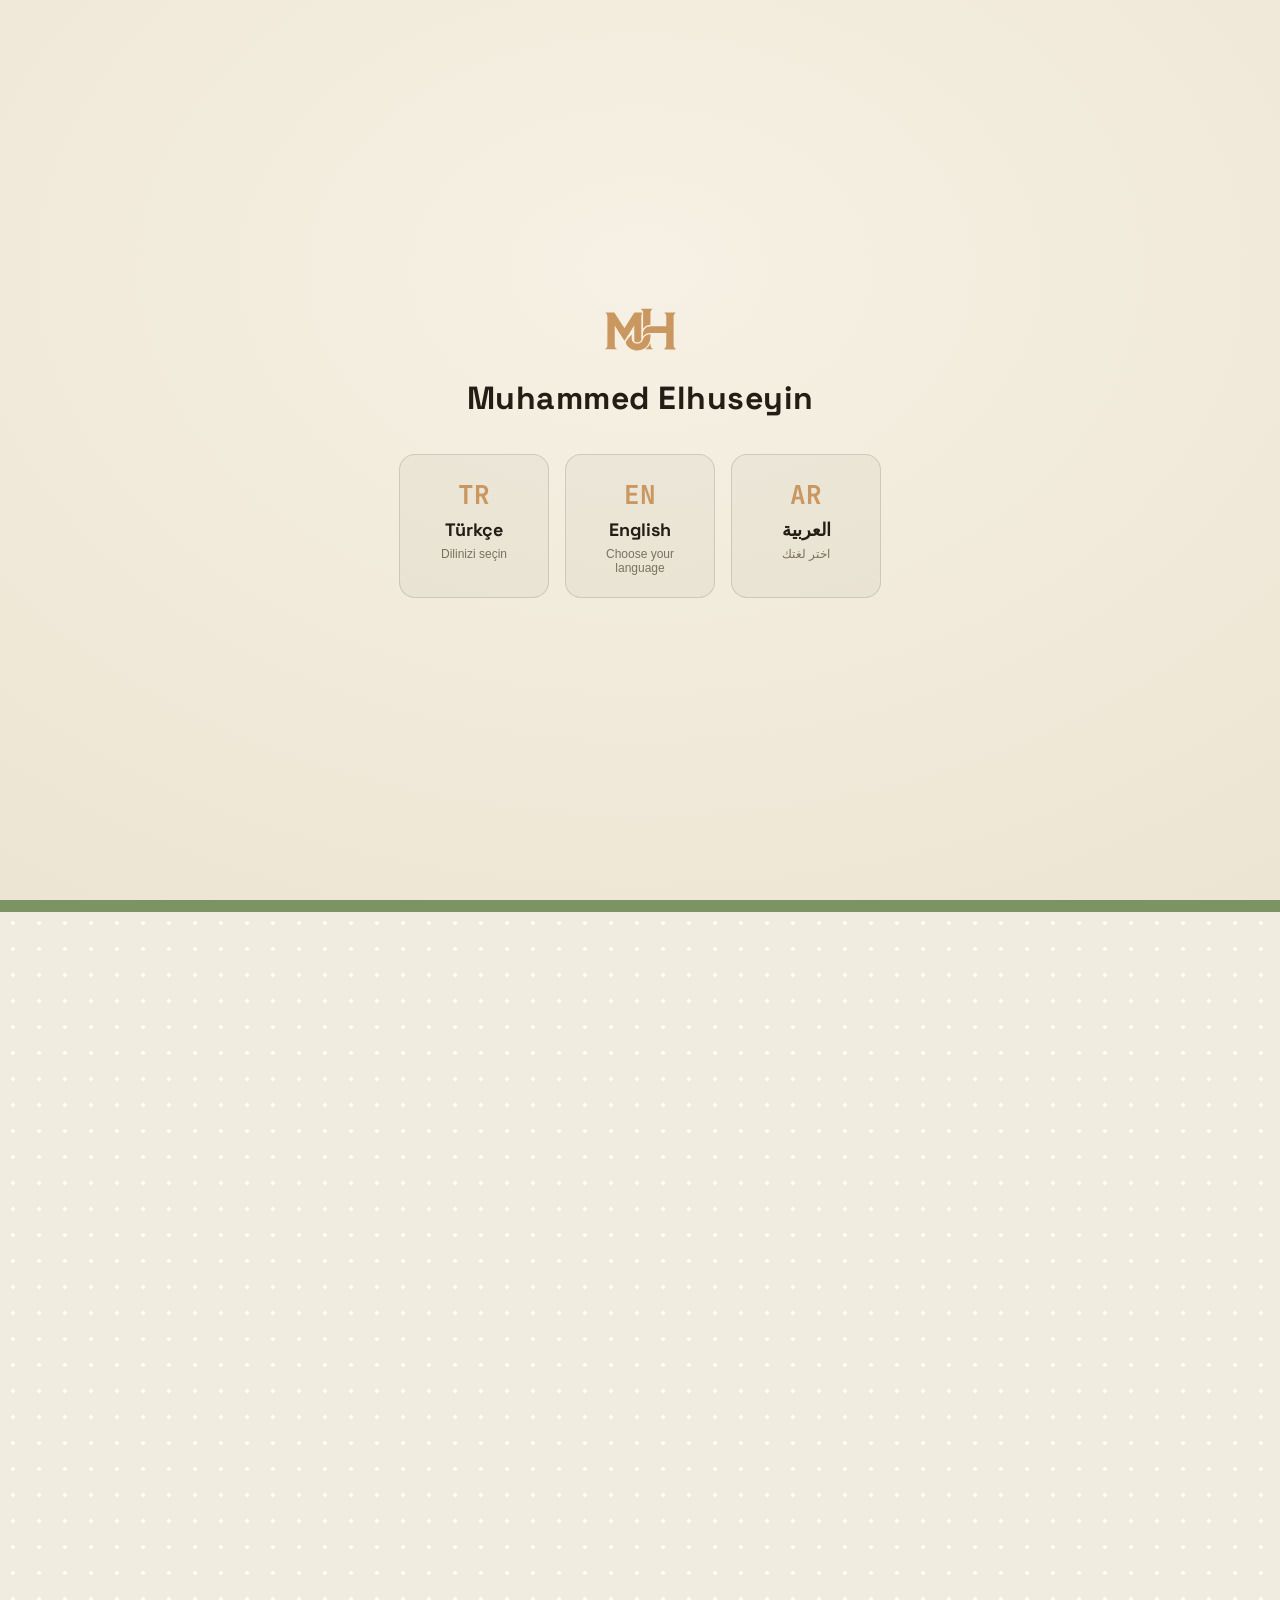
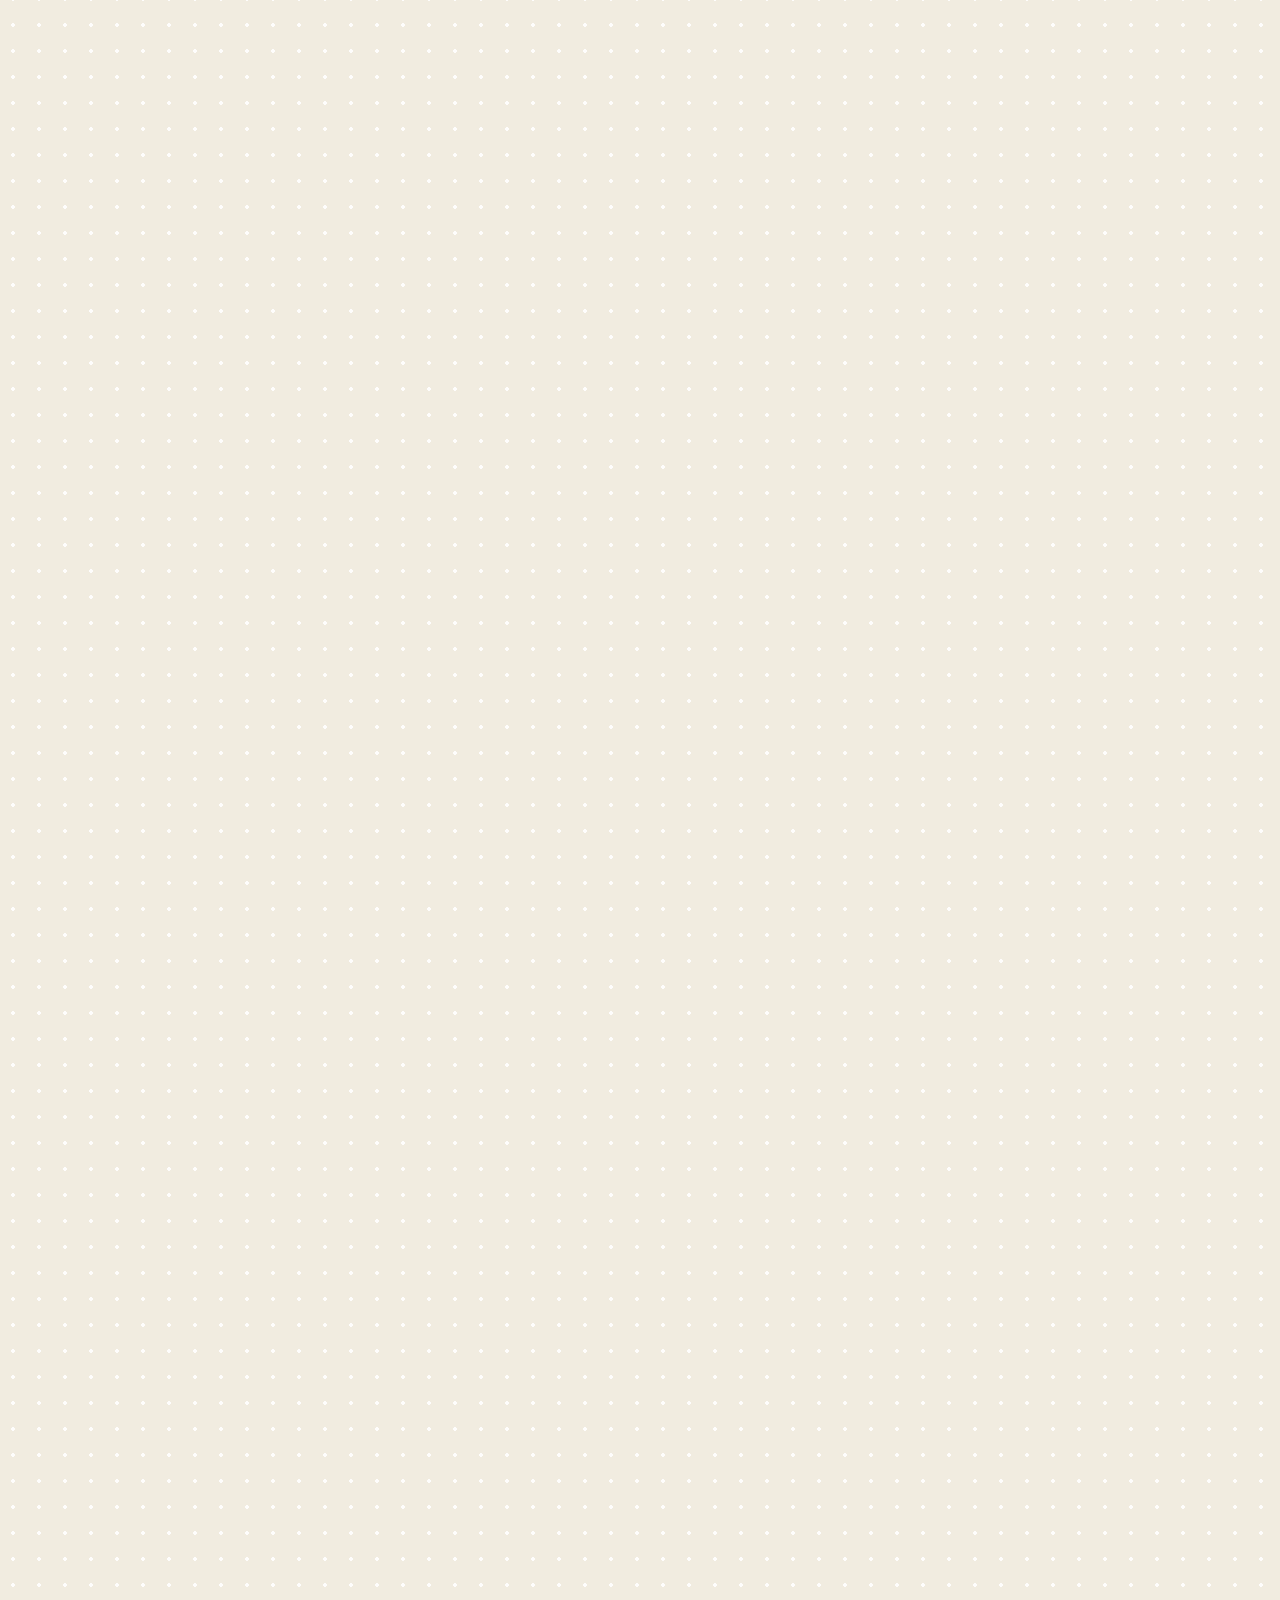
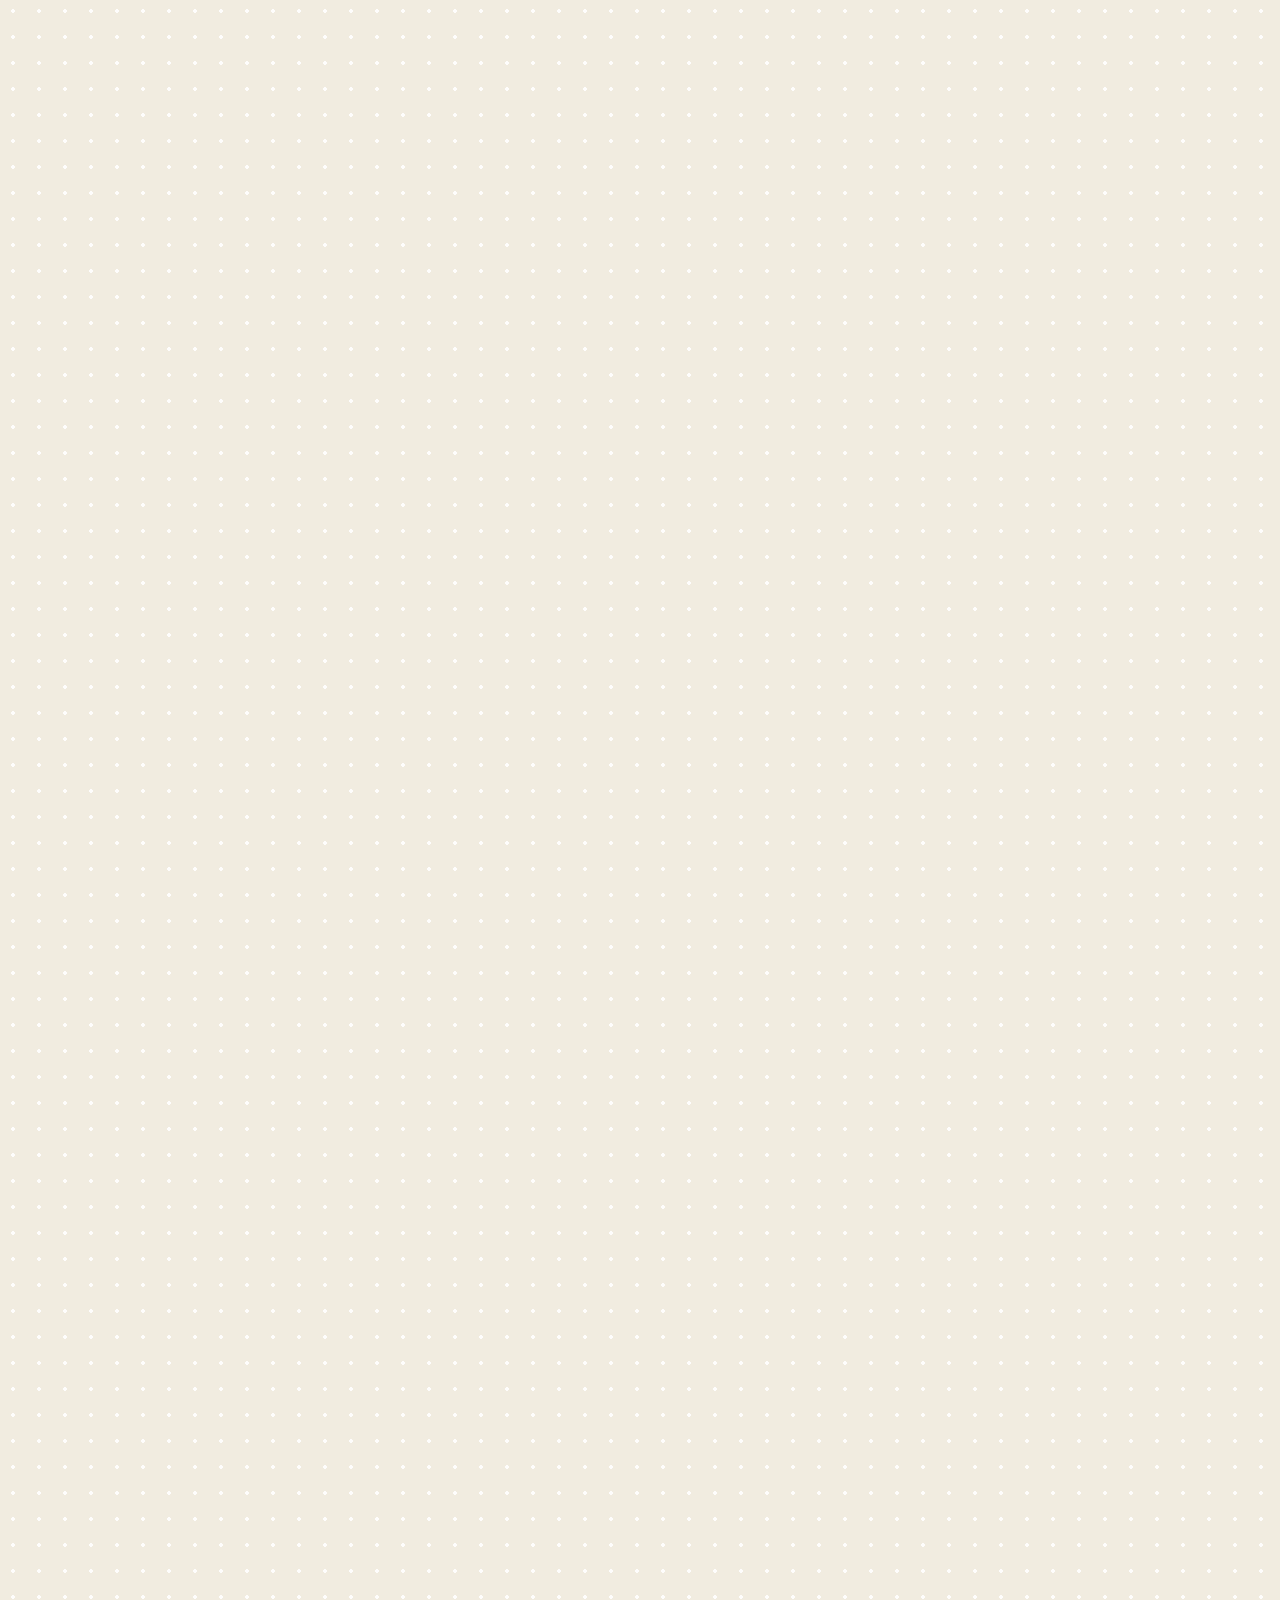
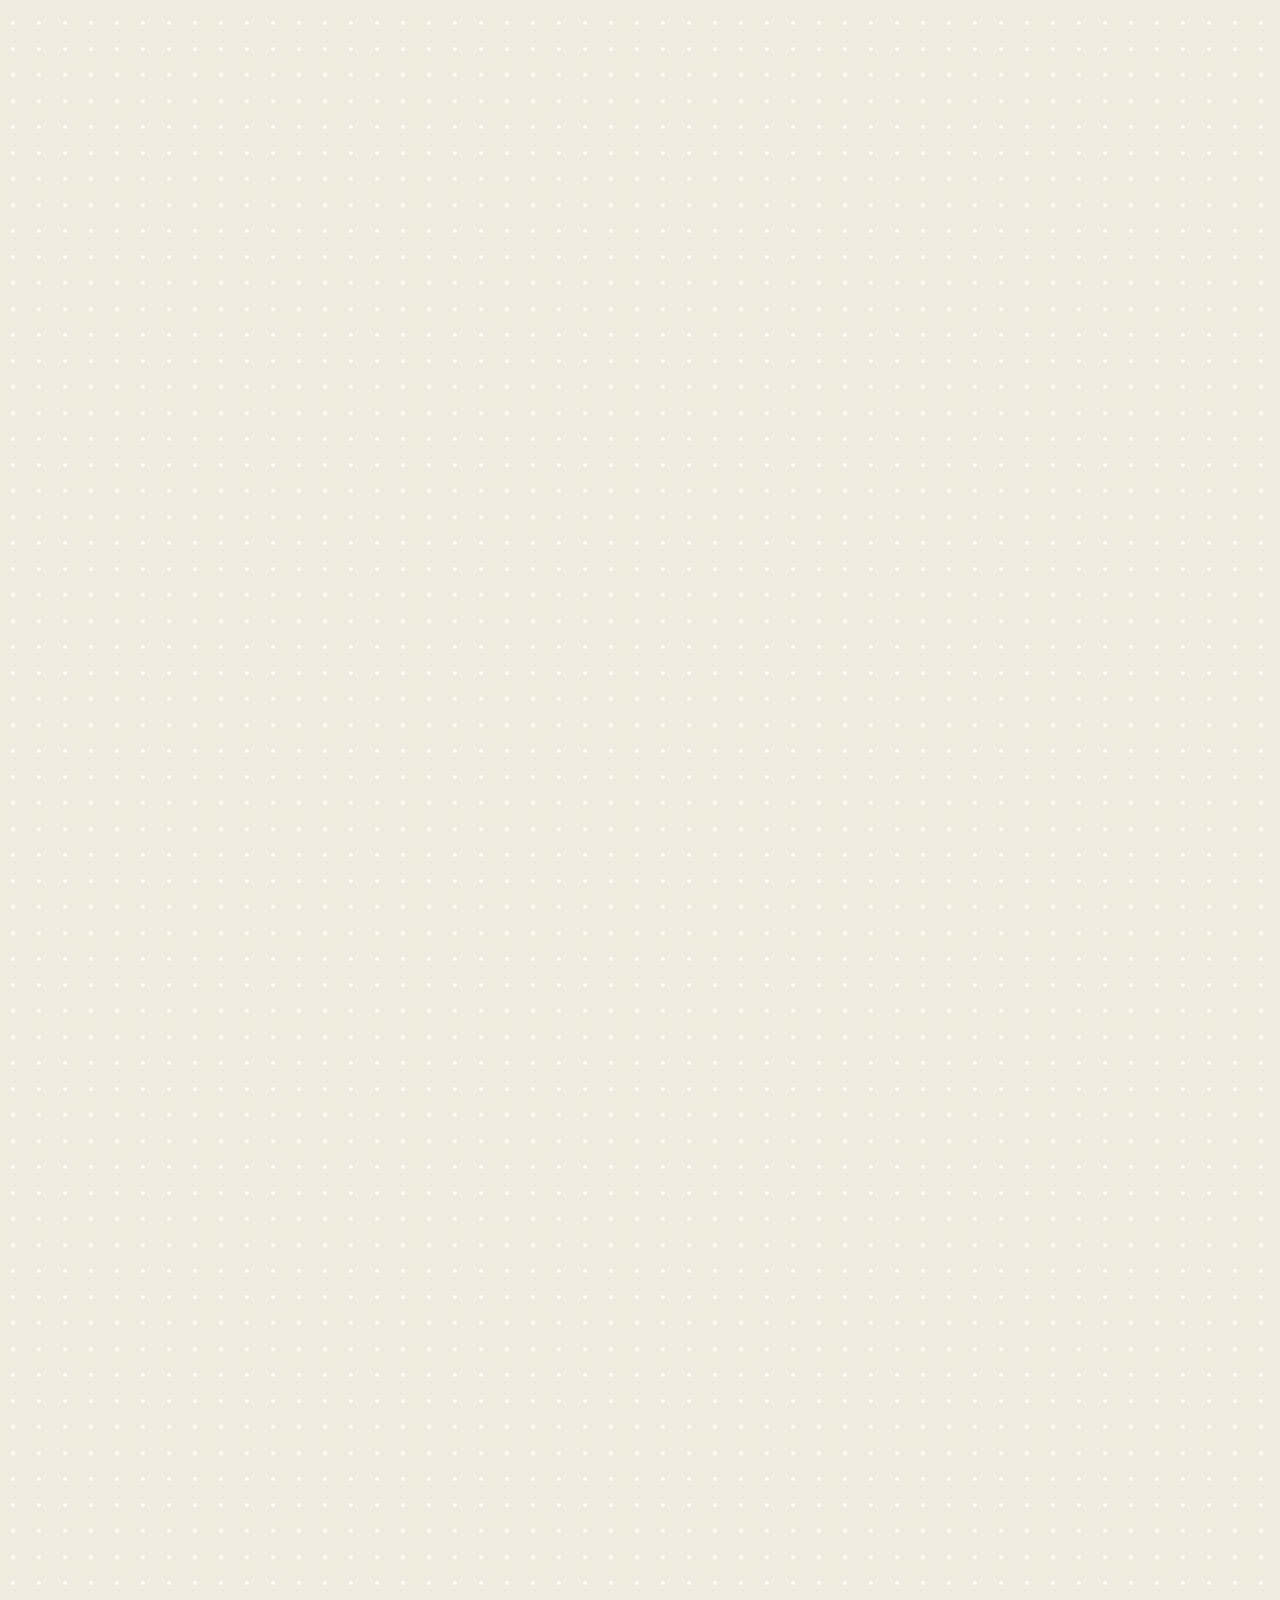
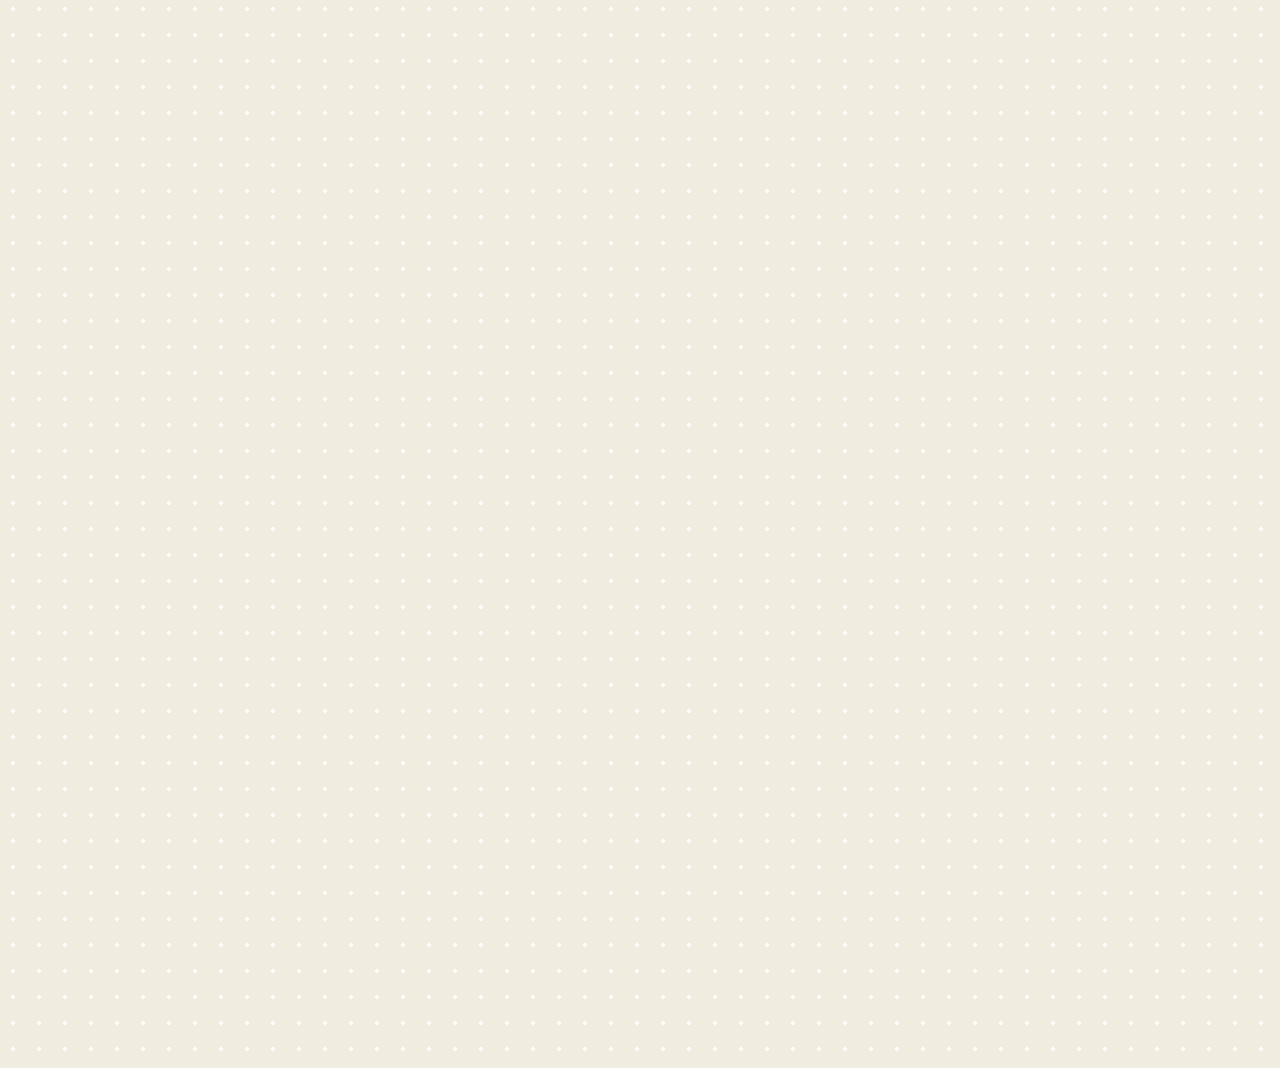
<file: index.html>
<!doctype html>
<html lang="ar" dir="rtl">
<head>
<meta charset="utf-8">
<meta name="viewport" content="width=device-width, initial-scale=1, viewport-fit=cover">
<script>
// viewport-fit=cover: بلا هاي، كروم بيحجز مسافة أمان تلقائياً حوالين أي جزء غير مستطيل بالشاشة
// (بروز كاميرا مثلاً) — وبوضعية عرضية هالجزء بيطلع عالجنب (يمين أو يسار) مش فوق، فبيولّد فراغ
// جانبي غريب حوالين الهيدر/الخلفية الثابتة بلا ما نقدر نتحكم فيه من الـCSS إطلاقاً. cover
// بيخلي المحتوى يرسم لتحت هالمنطقة (احتياط أمان أقل، بس ما في عناصر تحكم حسّاسة هون أصلاً).
// بوضعية عرضية (landscape) وعرض شاشة حقيقي أضيق من 1280 (هاتف بالعرض)، منخلي المتصفح يتعامل مع
// الصفحة وكأنها بعرض 1280 — نفس تقنية "طلب نسخة سطح المكتب". هيك innerWidth ووحدات vw كلها بتحسب
// تلقائياً على أساس 1280 (بالضبط متل الكمبيوتر). المتصفح ما بيصغّر بصرياً النتيجة تلقائياً لمّا نغيّر
// الـmeta ديناميكياً بعد التحميل (جرّبناها: الطول صار صح بس بلا تصغير بصري = تكبير وتراكب) — فلازم
// نحسب ونفرض نسبة التصغير (initial-scale) يدوياً بنفسنا = عرض الشاشة الحقيقي ÷ 1280.
(function(){
  var META_W = 1280;
  // مصدر "العرض الحقيقي": بعض المتصفحات بترجّع screen.width غلط بوضعية عرضية (قيمة أكبر من العرض
  // الفعلي المتاح) — لو وثقنا فيه لحاله بيطلع الموقع كبير وملخبط ومتراكب. فمنقارن أكتر من مصدر
  // (screen.width و innerWidth) ومنختار الأصغر المنطقي بينهم بكل مرة (المصدر يلي بيبالغ بتقدير
  // العرض ما منوثق فيه لحاله). بلا تخزين مؤقّت — تعديل الـmeta وحده ما بيطلق حدث resize فعلي
  // (جرّبناها)، فمافي خطر تذبذب لا نهائي من إعادة القياس بكل استدعاء.
  function realWidth(){
    var candidates = [];
    if(innerWidth > 0) candidates.push(innerWidth);
    if(screen.width > 0) candidates.push(screen.width);
    candidates = candidates.filter(function(w){ return w >= 100 && w <= 4000; });
    if(!candidates.length) return innerWidth || 375;
    return Math.min.apply(null, candidates);
  }
  function apply(){
    var meta = document.querySelector('meta[name="viewport"]');
    var landscape = matchMedia('(orientation:landscape)').matches;
    var rw = realWidth();
    var need = landscape && rw > 0 && rw < META_W;
    var want;
    if(need){
      var scale = rw / META_W;
      if(scale > 0 && scale <= 1){
        want = 'width='+META_W+', initial-scale='+scale+', minimum-scale='+scale+', maximum-scale='+scale+', user-scalable=no, viewport-fit=cover';
      } else {
        want = 'width=device-width, initial-scale=1, viewport-fit=cover';
      }
    } else {
      want = 'width=device-width, initial-scale=1, viewport-fit=cover';
    }
    if(meta.getAttribute('content') !== want){
      meta.setAttribute('content', want);
      // نستنى فريمين حتى المتصفح يعيد حساب innerWidth/vw فعلياً قبل ما نبلّغ باقي الكود
      requestAnimationFrame(function(){ requestAnimationFrame(function(){ dispatchEvent(new Event('logical-resize')); }); });
    }
  }
  // apply() بيشتغل فوراً وبشكل متزامن هون (قبل أي رندر/رسم) — أهم شي ما نعيد استدعاءه بعد قليل
  // من تحميل الصفحة (متل setTimeout)، لأنه أي تعديل عالـmeta بعد ما الصفحة بلشت ترندر فعلياً
  // بيسبب خلل بصري بالعناصر fixed (خلفية جزئية، عناصر ما بتنزاح صح) — جرّبناها وأكّدناها سابقاً.
  // القياس الأول (screen.width/innerWidth الأصغر بينهم) موثوق كفاية من أول استدعاء.
  apply();
  addEventListener('resize', apply);
  addEventListener('orientationchange', apply);
  window.__applyViewportMode = apply;

  // ===== تعويض انزياح العناصر الثابتة (position:fixed) عن حافة الشاشة المرئية =====
  // على هالجهاز بوضعية عرضية: أي عنصر fixed مثبّت على left:0 بيظهر منزاح لليمين بمقدار ثابت
  // (~106px = الفرق بين عرض الـlayout viewport 1280 والعرض المرئي 1174). السبب غالباً RTL +
  // شريط تنقّل نظام جانبي بياكل من عرض الشاشة تحت تقنية الـmeta width=1280. مهما عدّلنا left/width
  // بالـCSS ما بينحل، لأنه الانزياح بنظام الإحداثيات نفسه مش بأبعاد العنصر. الحل الجذري: نقيس
  // الانزياح فعلياً بعنصر تجريبي (probe) — بنحط عنصر fixed على left:0 ونشوف وين وقع فعلياً بالنسبة
  // للشاشة المرئية (getBoundingClientRect) — ونعوّض بالضبط بنفس المقدار عبر متغيّر CSS تستعمله
  // كل عناصر .vv-fixed (transform:translateX). ملاحظة: قياس/تعديل transform بعد الرندر آمن تماماً
  // (بعكس تعديل الـmeta viewport) فمنقدر نعيده بأمان لحتى يستقر التخطيط.
  function syncFixedShift(){
    if(!document.body) return;
    var probe = document.createElement('div');
    probe.style.cssText = 'position:fixed;left:0;top:0;width:1px;height:1px;visibility:hidden;pointer-events:none;margin:0;border:0;padding:0;transform:none;z-index:-1';
    document.body.appendChild(probe);
    var shift = probe.getBoundingClientRect().left;
    probe.remove();
    if(!isFinite(shift)) shift = 0;
    document.documentElement.style.setProperty('--vv-offset-x', (-shift) + 'px');
  }
  function scheduleShift(){
    syncFixedShift();
    requestAnimationFrame(syncFixedShift);   // بعد فريم — بعد ما يستقر تعديل الـmeta والتخطيط
    setTimeout(syncFixedShift, 150);
  }
  window.__syncFixedShift = scheduleShift;
  if(document.readyState === 'loading') addEventListener('DOMContentLoaded', scheduleShift);
  else scheduleShift();
  addEventListener('resize', scheduleShift);
  addEventListener('orientationchange', scheduleShift);
  if(window.visualViewport){
    visualViewport.addEventListener('resize', scheduleShift);
    visualViewport.addEventListener('scroll', scheduleShift);
  }
})();
</script>
<title>Muhammed Elhuseyin — مبرمج ومهندس ذكاء صناعي</title>
<link rel="icon" type="image/png" href="assets/favicon.png">

<link rel="preconnect" href="https://fonts.googleapis.com">
<link rel="preconnect" href="https://fonts.gstatic.com" crossorigin>
<link href="https://fonts.googleapis.com/css2?family=Space+Grotesk:wght@500;700&family=JetBrains+Mono:wght@500;700&family=Cairo:wght@400;600;700&display=swap" rel="stylesheet">
<link rel="stylesheet" href="css/style.css?v=113">

<script type="importmap">
{
  "imports": {
    "three": "https://cdn.jsdelivr.net/npm/three@0.160.0/build/three.module.js",
    "three/addons/": "https://cdn.jsdelivr.net/npm/three@0.160.0/examples/jsm/"
  }
}
</script>
</head>
<body>

  <div class="scene-bg vv-fixed"></div>
  <div id="robot-container"><div class="robot-glow"></div></div>
  <div class="vignette"></div>

  <main id="pages">

    <!-- 1 · الرئيسية -->
    <section class="page home-page">
      <video class="hero-video" autoplay muted loop playsinline poster="assets/video/hacker-room-poster.jpg">
        <source src="assets/video/hacker-room.mp4" type="video/mp4">
      </video>
      <div class="panel">
        <div class="home-name">Muhammed<br>Elhuseyin</div>
        <div class="home-role">&lt; مبرمج ومهندس ذكاء صناعي /&gt;</div>
        <p class="home-bio">من 6 سنين عم برمج. ببني مواقع وتطبيقات وأنظمة ذكية — من الواجهة اللي بتشوفها، للسيرفر ورا الكواليس، لنماذج الذكاء الصناعي. تحت معك 13 محطة، كل وحدة بتحكي عن شي بعرفه منيح.</p>
        <div class="stats">
          <span><b data-count="6" data-prefix="+">+6</b> سنين خبرة</span>
          <span>تطوير ويب</span>
          <span>تطبيقات Flutter</span>
          <span>ذكاء صناعي</span>
        </div>
        <div class="socials">
          <a class="social" href="https://wa.me/905050144543" target="_blank" rel="noopener" aria-label="WhatsApp" title="WhatsApp"><i class="social-icon" style="--i:url(https://cdn.simpleicons.org/whatsapp)"></i></a>
          <a class="social" href="https://www.instagram.com/mjh.6_6" target="_blank" rel="noopener" aria-label="Instagram" title="Instagram"><i class="social-icon" style="--i:url(https://cdn.simpleicons.org/instagram)"></i></a>
          <a class="social" href="https://www.facebook.com/share/1FGM8Z6WL1/" target="_blank" rel="noopener" aria-label="Facebook" title="Facebook"><i class="social-icon" style="--i:url(https://cdn.simpleicons.org/facebook)"></i></a>
          <a class="social" href="https://github.com/housinasaad-creator" target="_blank" rel="noopener" aria-label="GitHub" title="GitHub"><i class="social-icon" style="--i:url(https://cdn.simpleicons.org/github)"></i></a>
        </div>
      </div>
    </section>

    <!-- فاصل موجة أخضر بين الهيرو وبداية الأقسام — برموز برمجة شفافة بيج فوقه -->
    <div class="hero-wave" aria-hidden="true">
      <svg viewBox="0 0 1440 46" preserveAspectRatio="none">
        <path class="hw-fill" d="M0,25 C360,36 480,13 720,21 C960,29 1080,10 1440,22 L1440,46 L0,46 Z"/>
        <g class="hw-glyphs">
          <text x="70"  y="30">{ }</text>
          <text x="240" y="20">&lt;/&gt;</text>
          <text x="420" y="28">( )</text>
          <text x="600" y="16">;</text>
          <text x="760" y="26">,</text>
          <text x="900" y="18">{ }</text>
          <text x="1060" y="24">( )</text>
          <text x="1220" y="16">&lt;/&gt;</text>
          <text x="1370" y="26">;</text>
        </g>
      </svg>
    </div>

    <!-- 2 · HTML -->
    <section class="page">
      <div class="panel">
        <div class="lang-head">
          <div class="lang-logo"><i class="lang-icon" style="--i:url(https://cdn.simpleicons.org/html5)" role="img" aria-label="HTML"></i></div>
          <div><span class="kicker">03 · إتش تي إم إل</span><h2 class="page-title">HTML</h2></div>
        </div>
        <div class="arname">هيكل أي موقع</div>
        <p class="page-desc">البنية اللي بينبني عليها أي موقع. بكتب HTML نظيف ومرتّب، دلالي (semantic)، وبراعي إنه يفتح صح على أي جهاز، ويكون سهل لمحرّكات البحث ولذوي الاحتياجات.</p>
        <div class="level lvl-3"><div class="segs"><i></i><i></i><i></i></div><div class="labels"><span>مبتدئ</span><span>متوسط</span><span>متقدّم</span></div></div>
        <div class="tags"><span>Semantic</span><span>Accessibility</span><span>SEO</span></div>
      </div>
    </section>

    <!-- 4 · CSS -->
    <section class="page">
      <div class="panel">
        <div class="lang-head">
          <div class="lang-logo"><i class="lang-icon" style="--i:url(https://cdn.simpleicons.org/css)" role="img" aria-label="CSS"></i></div>
          <div><span class="kicker">04 · سي إس إس</span><h2 class="page-title">CSS</h2></div>
        </div>
        <div class="arname">هون بصير حلو</div>
        <p class="page-desc">هون بصير الموقع حلو ومرتّب. بشتغل تصاميم عصرية، حركات ناعمة، وترتيب بيزبط على الموبايل والكمبيوتر — متل هالموقع اللي قدامك هلق.</p>
        <div class="level lvl-3"><div class="segs"><i></i><i></i><i></i></div><div class="labels"><span>مبتدئ</span><span>متوسط</span><span>متقدّم</span></div></div>
        <div class="tags"><span>Flexbox</span><span>Grid</span><span>Animations</span><span>Responsive</span></div>
      </div>
    </section>

    <!-- 5 · JavaScript -->
    <section class="page">
      <div class="panel">
        <div class="lang-head">
          <div class="lang-logo"><i class="lang-icon" style="--i:url(https://cdn.simpleicons.org/javascript)" role="img" aria-label="JavaScript"></i></div>
          <div><span class="kicker">05 · جافا سكربت</span><h2 class="page-title">JavaScript</h2></div>
        </div>
        <div class="arname">اللي بيخلي الصفحة تتفاعل</div>
        <p class="page-desc">اللي بيعطي الصفحة حياة وتفاعل. بكتب منطق ديناميكي، بربط مع APIs، وبعمل تجارب سلسة بتشتغل بدون ما تعلّق. هالروبوت والتنقّل اللي عم تستعمله كله جافا سكربت.</p>
        <div class="level lvl-3"><div class="segs"><i></i><i></i><i></i></div><div class="labels"><span>مبتدئ</span><span>متوسط</span><span>متقدّم</span></div></div>
        <div class="tags"><span>ES6+</span><span>DOM</span><span>Async</span><span>APIs</span></div>
      </div>
    </section>

    <!-- 6 · Dart -->
    <section class="page">
      <div class="panel">
        <div class="lang-head">
          <div class="lang-logo"><i class="lang-icon" style="--i:url(https://cdn.simpleicons.org/dart)" role="img" aria-label="Dart"></i></div>
          <div><span class="kicker">06 · دارت</span><h2 class="page-title">Dart</h2></div>
        </div>
        <div class="arname">تطبيقات موبايل وديسكتوب</div>
        <p class="page-desc">لغتي لبناء التطبيقات مع Flutter. عملت فيها تطبيقات حقيقية شغّالة — متل CyberLearn لتعليم الأمن السيبراني على الديسكتوب، وتطبيق أندرويد لفحص تحمّل أجهزة الشبكة.</p>
        <div class="level lvl-3"><div class="segs"><i></i><i></i><i></i></div><div class="labels"><span>مبتدئ</span><span>متوسط</span><span>متقدّم</span></div></div>
        <div class="tags"><span>Flutter</span><span>Mobile</span><span>Desktop</span><span>UI</span></div>
      </div>
    </section>

    <!-- 7 · Three.js -->
    <section class="page">
      <div class="panel">
        <div class="lang-head">
          <div class="lang-logo"><i class="lang-icon" style="--i:url(https://cdn.simpleicons.org/threedotjs)" role="img" aria-label="Three.js"></i></div>
          <div><span class="kicker">07 · ثري جي إس</span><h2 class="page-title">Three.js</h2></div>
        </div>
        <div class="arname">ثلاثي الأبعاد بالمتصفح</div>
        <p class="page-desc">عوالم ثلاثية الأبعاد جوّا المتصفح. الروبوت اللي عم يتطلّع فيك هلق مبني فيها، وكمان عملت عارضات ثلاثية الأبعاد تفاعلية لعلب وتصاميم موزاييك.</p>
        <div class="level lvl-3"><div class="segs"><i></i><i></i><i></i></div><div class="labels"><span>مبتدئ</span><span>متوسط</span><span>متقدّم</span></div></div>
        <div class="tags"><span>WebGL</span><span>GLTF/FBX</span><span>Interaction</span></div>
      </div>
    </section>

    <!-- 8 · Python -->
    <section class="page">
      <div class="panel">
        <div class="lang-head">
          <div class="lang-logo"><i class="lang-icon" style="--i:url(https://cdn.simpleicons.org/python)" role="img" aria-label="Python"></i></div>
          <div><span class="kicker">08 · بايثون</span><h2 class="page-title">Python</h2></div>
        </div>
        <div class="arname">الأتمتة والذكاء الصناعي</div>
        <p class="page-desc">بستخدم بايثون لأتمتة الشغل الممل، ومعالجة الداتا، وبناء نماذج الذكاء الصناعي. من سكربت صغير بيوفّرلك ساعات، لنموذج بيتعلّم من الداتا ويتنبّأ.</p>
        <div class="level lvl-3"><div class="segs"><i></i><i></i><i></i></div><div class="labels"><span>مبتدئ</span><span>متوسط</span><span>متقدّم</span></div></div>
        <div class="tags"><span>Automation</span><span>Pandas</span><span>AI / ML</span><span>APIs</span></div>
      </div>
    </section>

    <!-- 9 · PHP -->
    <section class="page">
      <div class="panel">
        <div class="lang-head">
          <div class="lang-logo"><i class="lang-icon" style="--i:url(https://cdn.simpleicons.org/php)" role="img" aria-label="PHP"></i></div>
          <div><span class="kicker">09 · بي إتش بي</span><h2 class="page-title">PHP</h2></div>
        </div>
        <div class="arname">الشغل ورا الكواليس</div>
        <p class="page-desc">الشغل ورا الكواليس. ببني سيرفرات وأنظمة إدارة محتوى ومستخدمين، وبربطها بقواعد بيانات بشكل آمن ومنظّم.</p>
        <div class="level lvl-2"><div class="segs"><i></i><i></i><i></i></div><div class="labels"><span>مبتدئ</span><span>متوسط</span><span>متقدّم</span></div></div>
        <div class="tags"><span>Backend</span><span>MySQL</span><span>APIs</span></div>
      </div>
    </section>

    <!-- 10 · C -->
    <section class="page">
      <div class="panel">
        <div class="lang-head">
          <div class="lang-logo"><i class="lang-icon" style="--i:url(https://cdn.simpleicons.org/c)" role="img" aria-label="C"></i></div>
          <div><span class="kicker">10 · سي</span><h2 class="page-title">C</h2></div>
        </div>
        <div class="arname">الأساس والأداء</div>
        <p class="page-desc">الأساس اللي بيخليك تفهم كيف بتشتغل الأشياء من الجذر. برمجة قريبة من العتاد، سريعة وفعّالة، وبتعلّمك تحترم كل بايت بالذاكرة.</p>
        <div class="level lvl-2"><div class="segs"><i></i><i></i><i></i></div><div class="labels"><span>مبتدئ</span><span>متوسط</span><span>متقدّم</span></div></div>
        <div class="tags"><span>Performance</span><span>Memory</span><span>Low-level</span></div>
      </div>
    </section>

    <!-- 11 · AI Engineering -->
    <section class="page">
      <div class="panel">
        <div class="lang-head">
          <div class="lang-logo"><i class="lang-icon" style="--i:url(https://cdn.simpleicons.org/tensorflow)" role="img" aria-label="AI"></i></div>
          <div><span class="kicker">11 · هندسة الذكاء الصناعي</span><h2 class="page-title">AI Engineering</h2></div>
        </div>
        <div class="arname">من الفكرة لحل شغّال</div>
        <p class="page-desc">بناء أنظمة ذكاء صناعي شغّالة فعلياً — مش بس تجارب. آخد الفكرة وأركّبها كحل مدمج بموقع أو تطبيق بيستفيد منه الناس على أرض الواقع.</p>
        <div class="level lvl-3"><div class="segs"><i></i><i></i><i></i></div><div class="labels"><span>مبتدئ</span><span>متوسط</span><span>متقدّم</span></div></div>
        <div class="tags"><span>LLMs</span><span>Integration</span><span>Pipelines</span><span>APIs</span></div>
      </div>
    </section>

    <!-- 12 · AI Training -->
    <section class="page">
      <div class="panel">
        <div class="lang-head">
          <div class="lang-logo"><i class="lang-icon" style="--i:url(https://cdn.simpleicons.org/pytorch)" role="img" aria-label="AI Training"></i></div>
          <div><span class="kicker">12 · تدريب النماذج</span><h2 class="page-title">AI Training</h2></div>
        </div>
        <div class="arname">من الداتا لذكاء</div>
        <p class="page-desc">تجهيز الداتا، تدريب النماذج، وضبطها (fine-tuning) لتطلع بأحسن أداء ممكن. هاد الجزء اللي بيحوّل أرقام وداتا خام لذكاء فعلي.</p>
        <div class="level lvl-2"><div class="segs"><i></i><i></i><i></i></div><div class="labels"><span>مبتدئ</span><span>متوسط</span><span>متقدّم</span></div></div>
        <div class="tags"><span>Datasets</span><span>Training</span><span>Fine-tuning</span><span>Eval</span></div>
      </div>
    </section>

    <!-- 13 · Projects -->
    <section class="page">
      <div class="panel">
        <span class="kicker">13 · شغلي</span>
        <h2 class="page-title">Projects</h2>
        <p class="page-desc">شغلي — اضغط أي مشروع لتشوف القصة كاملة (المشكلة · الحل · النتيجة).</p>
        <div class="projects"></div>
      </div>
    </section>

    <!-- 14 · Contact -->
    <section class="page">
      <div class="panel">
        <span class="kicker">14 · تواصل</span>
        <h2 class="page-title">Contact</h2>
        <div class="arname">جاهز نشتغل سوا؟</div>
        <p class="page-desc">إذا عندك فكرة أو مشروع، أو بس بدك تحكي — راسلني وبكون سعيد نشتغل سوا.</p>
        <div class="contact-links">
          <a class="contact-btn" href="https://wa.me/905050144543" target="_blank" rel="noopener">واتساب — راسلني مباشرة</a>
          <a class="cv-dl cv-full contact-alt" download href="cv/CV_Muhammed_Elhuseyin_AR.pdf">⬇ السيرة الذاتية</a>
          <a class="contact-alt" href="mailto:housin.asaad@gmail.com">✉ housin.asaad@gmail.com</a>
        </div>
        <div class="socials">
          <a class="social" href="https://wa.me/905050144543" target="_blank" rel="noopener" aria-label="WhatsApp" title="WhatsApp"><i class="social-icon" style="--i:url(https://cdn.simpleicons.org/whatsapp)"></i></a>
          <a class="social" href="https://www.instagram.com/mjh.6_6" target="_blank" rel="noopener" aria-label="Instagram" title="Instagram"><i class="social-icon" style="--i:url(https://cdn.simpleicons.org/instagram)"></i></a>
          <a class="social" href="https://www.facebook.com/share/1FGM8Z6WL1/" target="_blank" rel="noopener" aria-label="Facebook" title="Facebook"><i class="social-icon" style="--i:url(https://cdn.simpleicons.org/facebook)"></i></a>
          <a class="social" href="https://github.com/housinasaad-creator" target="_blank" rel="noopener" aria-label="GitHub" title="GitHub"><i class="social-icon" style="--i:url(https://cdn.simpleicons.org/github)"></i></a>
        </div>
        <div class="contact-brand">
          <img class="panel-logo" src="assets/logo/mjh-logo.svg" alt="MJH" draggable="false">
          <p class="contact-tagline">شغف بلا حدود، بالكود كتبت حكايتي، وبفخر بعيشها.</p>
        </div>
      </div>
    </section>

  </main>


  <!-- المؤشّر المخصّص -->
  <div id="cring"></div>
  <div id="cdot"></div>

  <script src="js/cursor.js?v=56"></script>
  <script src="js/fx.js?v=56"></script>
  <script src="js/projects.js?v=57"></script>
  <script src="js/nav.js?v=74"></script>
  <script src="js/i18n.js?v=65"></script>
  <script type="module" src="js/robot.js?v=147"></script>
</body>
</html>
</file>
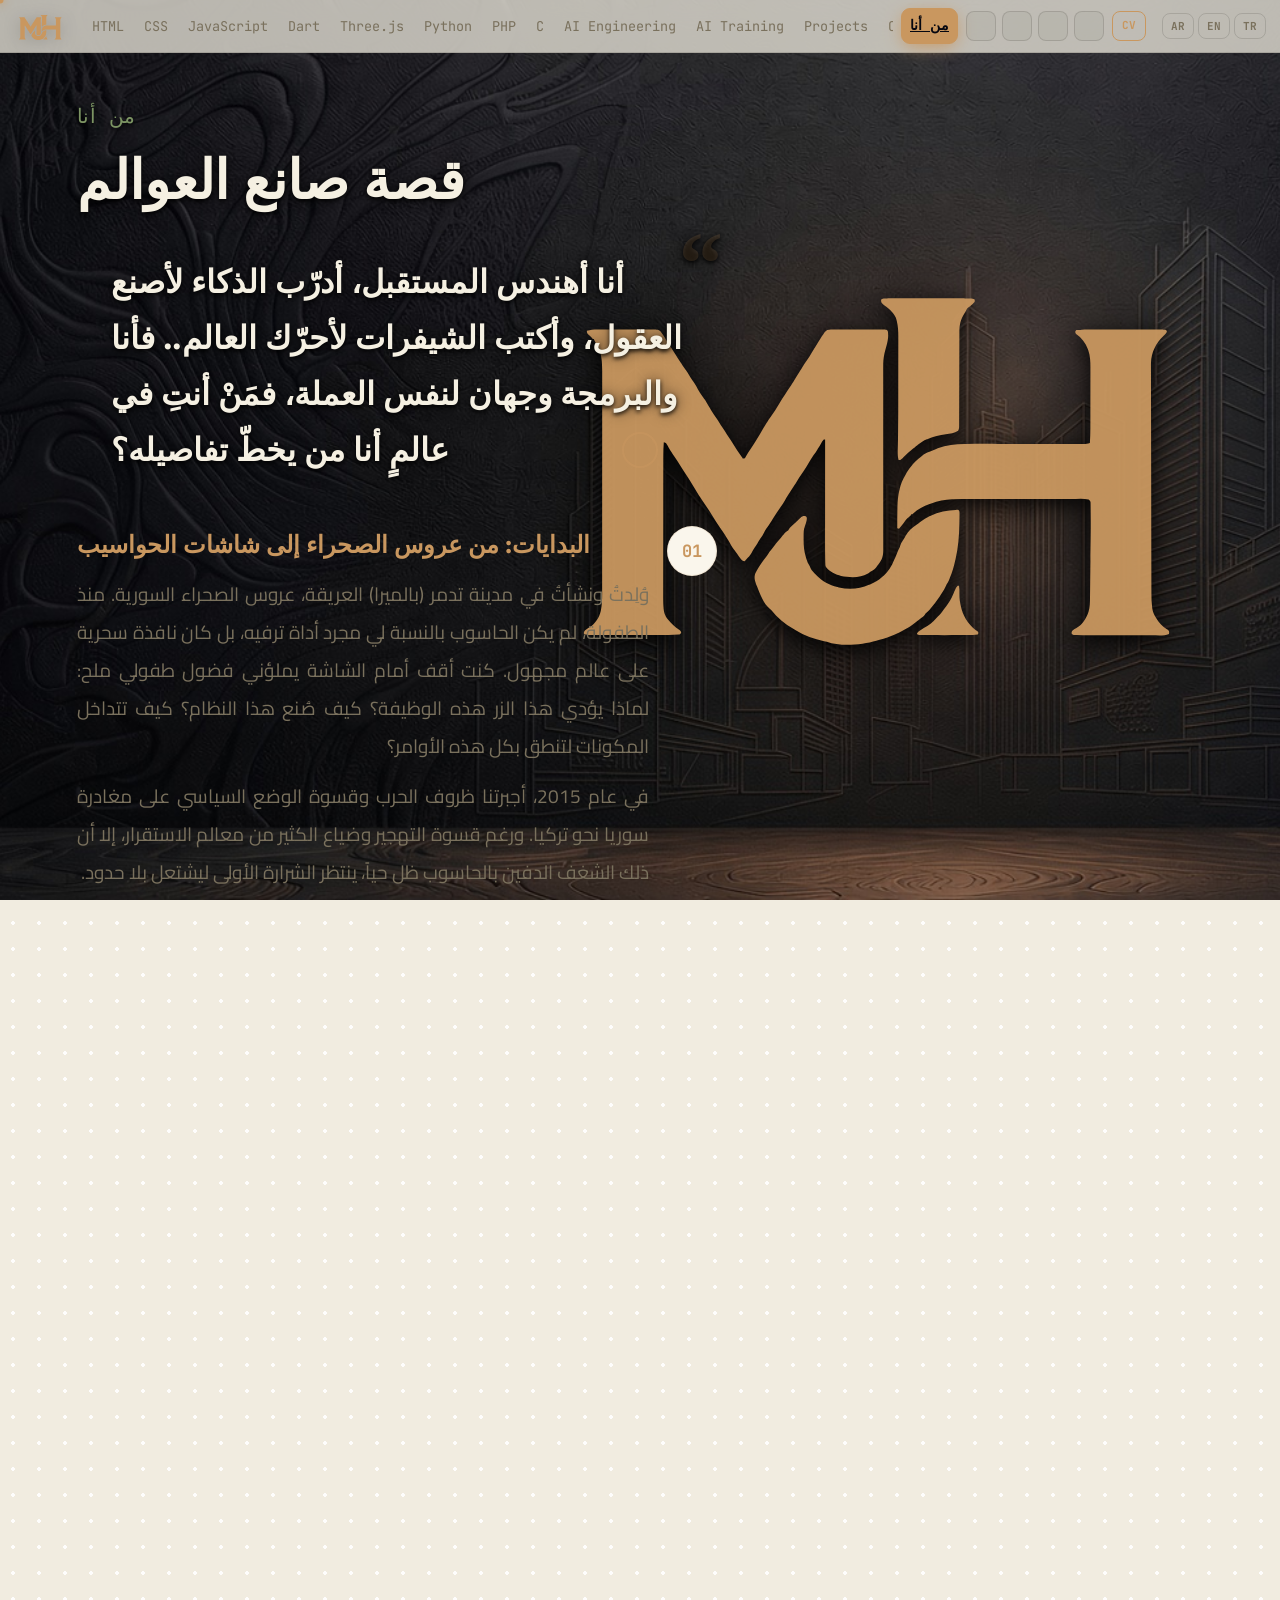
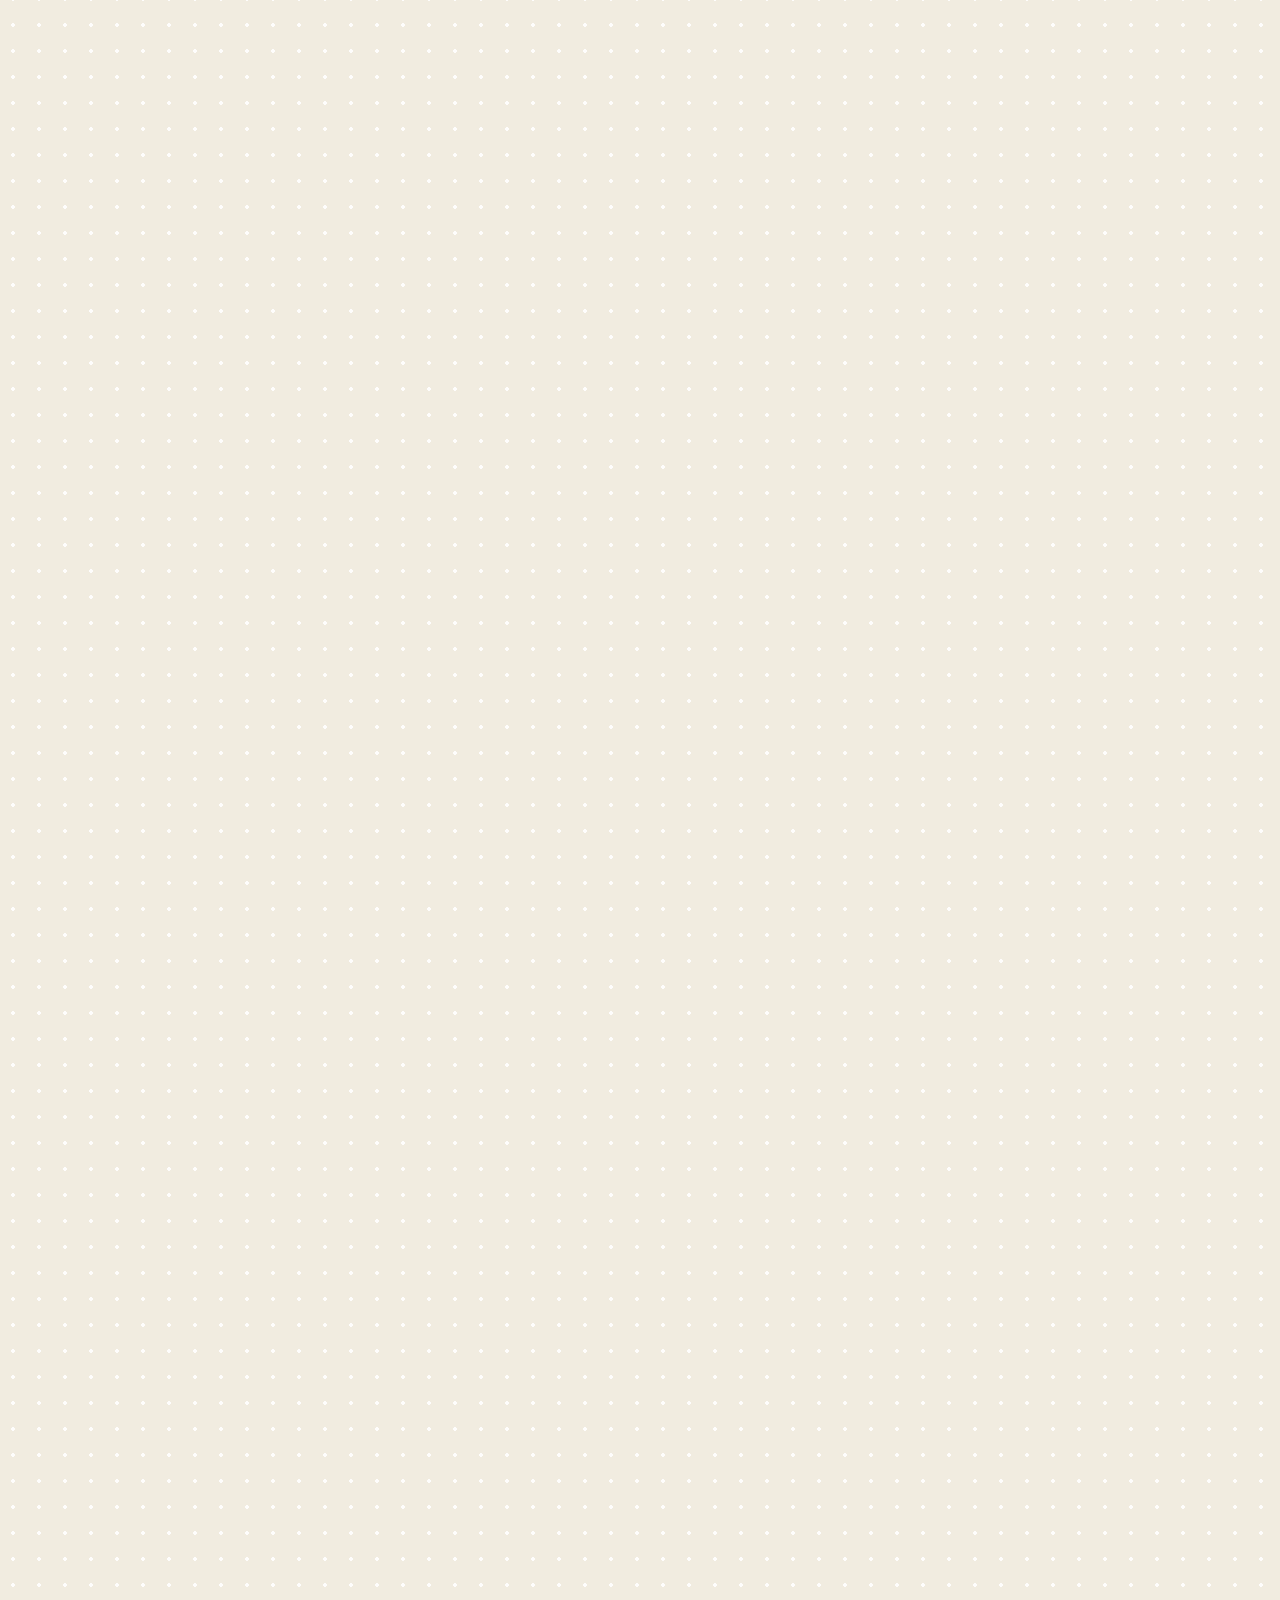
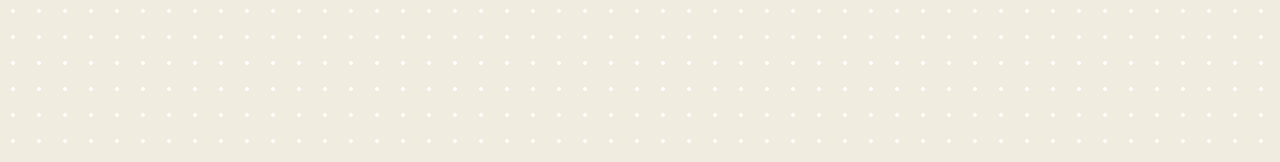
<file: about.html>
<!doctype html>
<html lang="ar" dir="rtl">
<head>
<meta charset="utf-8">
<meta name="viewport" content="width=device-width, initial-scale=1, viewport-fit=cover">
<script>
// viewport-fit=cover: راجع التعليق التفصيلي بـindex.html — بدونها كروم بيحجز هامش أمان تلقائي
// حوالين بروز الكاميرا بوضعية عرضية، وهاد بالضبط سبب الفراغ الجانبي حوالين الهيدر/الخلفية.
// نفس تقنية index.html: بوضعية landscape وعرض شاشة أضيق من 1280، نخلي الصفحة تتصرّف وكأنها بعرض
// 1280 (نسخة كمبيوتر) — راجع التعليق التفصيلي بـindex.html.
(function(){
  var META_W = 1280;
  // مصدر "العرض الحقيقي" الأصغر بين screen.width وinnerWidth، بلا تخزين مؤقّت — راجع التعليق
  // التفصيلي بـindex.html (نفس المشكلة: بعض المتصفحات بترجّع screen.width غلط بوضعية عرضية).
  function realWidth(){
    var candidates = [];
    if(innerWidth > 0) candidates.push(innerWidth);
    if(screen.width > 0) candidates.push(screen.width);
    candidates = candidates.filter(function(w){ return w >= 100 && w <= 4000; });
    if(!candidates.length) return innerWidth || 375;
    return Math.min.apply(null, candidates);
  }
  function apply(){
    var meta = document.querySelector('meta[name="viewport"]');
    var landscape = matchMedia('(orientation:landscape)').matches;
    var rw = realWidth();
    var need = landscape && rw > 0 && rw < META_W;
    var want;
    if(need){
      var scale = rw / META_W;
      want = (scale > 0 && scale <= 1)
        ? ('width='+META_W+', initial-scale='+scale+', minimum-scale='+scale+', maximum-scale='+scale+', user-scalable=no, viewport-fit=cover')
        : 'width=device-width, initial-scale=1, viewport-fit=cover';
    } else {
      want = 'width=device-width, initial-scale=1, viewport-fit=cover';
    }
    if(meta.getAttribute('content') !== want) meta.setAttribute('content', want);
  }
  apply();   // بلا setTimeout بعدها — أي تعديل عالـmeta بعد ما الصفحة بلشت ترندر بيسبب خلل بصري (راجع index.html)
  addEventListener('resize', apply);
  addEventListener('orientationchange', apply);

  // تعويض انزياح العناصر الثابتة عن حافة الشاشة المرئية بالقياس الفعلي — راجع التعليق التفصيلي بـindex.html
  function syncFixedShift(){
    if(!document.body) return;
    var probe = document.createElement('div');
    probe.style.cssText = 'position:fixed;left:0;top:0;width:1px;height:1px;visibility:hidden;pointer-events:none;margin:0;border:0;padding:0;transform:none;z-index:-1';
    document.body.appendChild(probe);
    var shift = probe.getBoundingClientRect().left;
    probe.remove();
    if(!isFinite(shift)) shift = 0;
    document.documentElement.style.setProperty('--vv-offset-x', (-shift) + 'px');
  }
  function scheduleShift(){
    syncFixedShift();
    requestAnimationFrame(syncFixedShift);
    setTimeout(syncFixedShift, 150);
  }
  window.__syncFixedShift = scheduleShift;
  if(document.readyState === 'loading') addEventListener('DOMContentLoaded', scheduleShift);
  else scheduleShift();
  addEventListener('resize', scheduleShift);
  addEventListener('orientationchange', scheduleShift);
  if(window.visualViewport){
    visualViewport.addEventListener('resize', scheduleShift);
    visualViewport.addEventListener('scroll', scheduleShift);
  }
})();
</script>
<title>من أنا — Muhammed Elhuseyin</title>
<link rel="icon" type="image/png" href="assets/favicon.png">

<link rel="preconnect" href="https://fonts.googleapis.com">
<link rel="preconnect" href="https://fonts.gstatic.com" crossorigin>
<link href="https://fonts.googleapis.com/css2?family=Space+Grotesk:wght@500;700&family=JetBrains+Mono:wght@500;700&family=Cairo:wght@400;600;700&display=swap" rel="stylesheet">
<link rel="stylesheet" href="css/style.css?v=113">

<script type="importmap">
{
  "imports": {
    "three": "https://cdn.jsdelivr.net/npm/three@0.160.0/build/three.module.js",
    "three/addons/": "https://cdn.jsdelivr.net/npm/three@0.160.0/examples/jsm/"
  }
}
</script>
</head>
<body>

  <div class="scene-bg scene-bg--on vv-fixed"></div>
  <img class="about-logo" src="assets/logo/mjh-logo.svg" alt="MJH" draggable="false">

  <main class="page about-page in-view">
    <div class="panel about-panel">
      <span class="kicker" data-t="kicker">من أنا</span>
      <div class="arname about-subtitle" data-t="subtitle">قصة صانع العوالم</div>

      <div class="about-quote" data-t="quote">أنا أهندس المستقبل، أدرّب الذكاء لأصنع العقول، وأكتب الشيفرات لأحرّك العالم.. فأنا والبرمجة وجهان لنفس العملة، فمَنْ أنتِ في عالمٍ أنا من يخطّ تفاصيله؟</div>

      <div class="about-sections" id="about-sections"></div>

      <div class="about-closing" id="about-closing"></div>

      <div class="tags"><span>أنمي</span><span>المحقّق كونان</span><span>أكاي شويتشي</span><span>سيجارة تفكير</span><span>عشق الإسبريسو</span></div>

      <div class="contact-links" id="about-contact">
        <a class="contact-btn" href="https://wa.me/905050144543" target="_blank" rel="noopener" data-t="waBtn">واتساب — راسلني مباشرة</a>
        <a class="contact-alt" href="mailto:housin.asaad@gmail.com">✉ housin.asaad@gmail.com</a>
      </div>
      <div class="socials">
        <a class="social" href="https://wa.me/905050144543" target="_blank" rel="noopener" aria-label="WhatsApp" title="WhatsApp"><i class="social-icon" style="--i:url(https://cdn.simpleicons.org/whatsapp)"></i></a>
        <a class="social" href="https://www.instagram.com/mjh.6_6" target="_blank" rel="noopener" aria-label="Instagram" title="Instagram"><i class="social-icon" style="--i:url(https://cdn.simpleicons.org/instagram)"></i></a>
        <a class="social" href="https://www.facebook.com/share/1FGM8Z6WL1/" target="_blank" rel="noopener" aria-label="Facebook" title="Facebook"><i class="social-icon" style="--i:url(https://cdn.simpleicons.org/facebook)"></i></a>
        <a class="social" href="https://github.com/housinasaad-creator" target="_blank" rel="noopener" aria-label="GitHub" title="GitHub"><i class="social-icon" style="--i:url(https://cdn.simpleicons.org/github)"></i></a>
      </div>
    </div>
  </main>

  <!-- المؤشّر المخصّص -->
  <div id="cring"></div>
  <div id="cdot"></div>

  <script src="js/cursor.js?v=62"></script>
  <script src="js/about-content.js?v=63"></script>
  <script src="js/nav.js?v=74"></script>
</body>
</html>
</file>
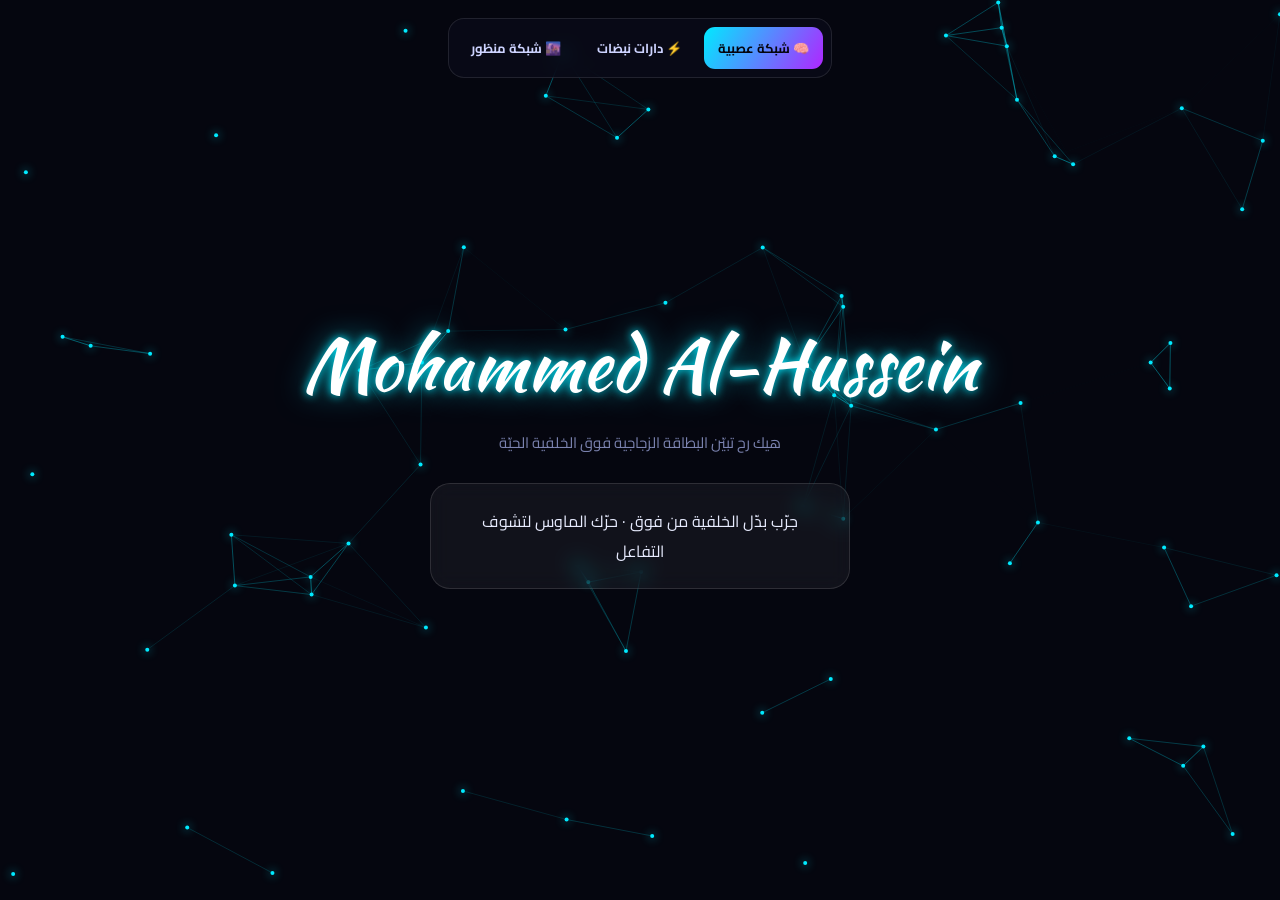
<file: design-previews/background-demo.html>
<!doctype html>
<html lang="ar" dir="rtl">
<head>
<meta charset="utf-8">
<meta name="viewport" content="width=device-width, initial-scale=1">
<title>خلفيات حيّة</title>
<link href="https://fonts.googleapis.com/css2?family=Cairo:wght@600;700&family=Kaushan+Script&display=swap" rel="stylesheet">
<style>
  :root{--neon:#00eaff;--neon2:#b026ff;--neon3:#ff2bd6;--muted:#7b83b0}
  *{box-sizing:border-box;margin:0;padding:0}
  html,body{height:100%}
  body{font-family:'Cairo',sans-serif;background:#05060f;color:#e8ecff;overflow:hidden}
  #bg{position:fixed;inset:0;z-index:0;display:block}
  .overlay{position:fixed;inset:0;z-index:2;display:flex;flex-direction:column;align-items:center;justify-content:center;pointer-events:none;text-align:center;padding:20px}
  .demo-title{font-family:'Kaushan Script',cursive;direction:ltr;font-size:clamp(34px,7vw,72px);color:#fff;text-shadow:0 0 10px var(--neon),0 0 30px rgba(0,234,255,.6)}
  .demo-sub{color:var(--muted);margin-top:12px;font-size:15px}
  .glass{margin-top:26px;padding:22px 30px;border-radius:20px;background:rgba(255,255,255,.05);backdrop-filter:blur(10px);border:1px solid rgba(255,255,255,.12);max-width:420px}
  .switch{position:fixed;z-index:3;top:18px;left:50%;transform:translateX(-50%);display:flex;gap:8px;background:rgba(10,12,26,.7);backdrop-filter:blur(8px);padding:8px;border-radius:16px;border:1px solid rgba(255,255,255,.1)}
  .switch button{font-family:'Cairo';font-weight:700;font-size:13px;color:#cdd3ff;background:transparent;border:0;padding:9px 14px;border-radius:11px;cursor:pointer;transition:.25s}
  .switch button.active{background:linear-gradient(120deg,var(--neon),var(--neon2));color:#05060f}
</style>
</head>
<body>
  <canvas id="bg"></canvas>

  <div class="switch">
    <button data-m="neural" class="active">🧠 شبكة عصبية</button>
    <button data-m="circuit">⚡ دارات نبضات</button>
    <button data-m="grid">🌆 شبكة منظور</button>
  </div>

  <div class="overlay">
    <div class="demo-title">Mohammed Al-Hussein</div>
    <div class="demo-sub">هيك رح تبيّن البطاقة الزجاجية فوق الخلفية الحيّة</div>
    <div class="glass">جرّب بدّل الخلفية من فوق · حرّك الماوس لتشوف التفاعل</div>
  </div>

<script>
const cv=document.getElementById('bg'),ctx=cv.getContext('2d');
let W,H,DPR;function size(){DPR=Math.min(devicePixelRatio||1,2);W=cv.width=innerWidth*DPR;H=cv.height=innerHeight*DPR;cv.style.width=innerWidth+'px';cv.style.height=innerHeight+'px';init();}
addEventListener('resize',size);
const mouse={x:-9999,y:-9999};
addEventListener('mousemove',e=>{mouse.x=e.clientX*DPR;mouse.y=e.clientY*DPR;});

let mode='neural',t=0;
let nodes=[],pulses=[];
function init(){
  // شبكة عصبية
  nodes=[];const n=Math.round((innerWidth*innerHeight)/16000);
  for(let i=0;i<n;i++)nodes.push({x:Math.random()*W,y:Math.random()*H,vx:(Math.random()-.5)*.35*DPR,vy:(Math.random()-.5)*.35*DPR});
  // دارات: نبضات على خطوط شبكة
  pulses=[];const step=90*DPR;
  for(let i=0;i<40;i++){const horiz=Math.random()<.5;pulses.push({horiz,line:Math.round((Math.random()* (horiz?H:W))/step)*step,p:Math.random(),sp:(.002+Math.random()*.004)});}
  window._step=step;
}
function neural(){
  ctx.clearRect(0,0,W,H);
  const D=140*DPR;
  for(const a of nodes){a.x+=a.vx;a.y+=a.vy;if(a.x<0||a.x>W)a.vx*=-1;if(a.y<0||a.y>H)a.vy*=-1;
    const dx=a.x-mouse.x,dy=a.y-mouse.y,md=Math.hypot(dx,dy);if(md<180*DPR&&md>0){a.x+=dx/md*.6;a.y+=dy/md*.6;}}
  for(let i=0;i<nodes.length;i++)for(let j=i+1;j<nodes.length;j++){
    const a=nodes[i],b=nodes[j],d=Math.hypot(a.x-b.x,a.y-b.y);
    if(d<D){ctx.strokeStyle='rgba(0,234,255,'+(1-d/D)*.5+')';ctx.lineWidth=1*DPR;ctx.beginPath();ctx.moveTo(a.x,a.y);ctx.lineTo(b.x,b.y);ctx.stroke();}}
  for(const a of nodes){ctx.beginPath();ctx.arc(a.x,a.y,2*DPR,0,7);ctx.fillStyle='#00eaff';ctx.shadowBlur=10*DPR;ctx.shadowColor='#00eaff';ctx.fill();}
  ctx.shadowBlur=0;
}
function circuit(){
  ctx.fillStyle='rgba(5,6,15,.28)';ctx.fillRect(0,0,W,H);
  const step=window._step;ctx.strokeStyle='rgba(120,140,255,.06)';ctx.lineWidth=1;
  for(let x=0;x<W;x+=step){ctx.beginPath();ctx.moveTo(x,0);ctx.lineTo(x,H);ctx.stroke();}
  for(let y=0;y<H;y+=step){ctx.beginPath();ctx.moveTo(0,y);ctx.lineTo(W,y);ctx.stroke();}
  for(const p of pulses){p.p+=p.sp;if(p.p>1)p.p=0;
    const x=p.horiz?p.p*W:p.line,y=p.horiz?p.line:p.p*H;
    ctx.beginPath();ctx.arc(x,y,3*DPR,0,7);ctx.fillStyle='#ff2bd6';ctx.shadowBlur=16*DPR;ctx.shadowColor='#ff2bd6';ctx.fill();}
  ctx.shadowBlur=0;
}
function grid(){
  ctx.fillStyle='#05060f';ctx.fillRect(0,0,W,H);
  const hz=H*0.42,vx=W/2,off=(t*1.2*DPR)% (60*DPR);
  ctx.strokeStyle='rgba(255,43,214,.5)';ctx.lineWidth=1.2*DPR;
  // خطوط أفقية متقاربة بالمنظور
  for(let i=0;i<26;i++){const yy=hz+Math.pow(i/25,2)*(H-hz)+off*(i/25);if(yy>H)continue;const a=(yy-hz)/(H-hz);ctx.globalAlpha=a;ctx.beginPath();ctx.moveTo(0,yy);ctx.lineTo(W,yy);ctx.stroke();}
  ctx.globalAlpha=1;
  // خطوط عمودية تتلاقى للأفق
  ctx.strokeStyle='rgba(0,234,255,.45)';
  for(let i=-12;i<=12;i++){ctx.beginPath();ctx.moveTo(vx+i*70*DPR,H);ctx.lineTo(vx+i*10*DPR,hz);ctx.stroke();}
  // توهّج الأفق
  const g=ctx.createLinearGradient(0,hz-60*DPR,0,hz);g.addColorStop(0,'rgba(176,38,255,0)');g.addColorStop(1,'rgba(176,38,255,.25)');ctx.fillStyle=g;ctx.fillRect(0,hz-60*DPR,W,60*DPR);
}
function loop(){t++;if(mode==='neural')neural();else if(mode==='circuit')circuit();else grid();requestAnimationFrame(loop);}
document.querySelectorAll('.switch button').forEach(b=>b.onclick=()=>{
  document.querySelectorAll('.switch button').forEach(x=>x.classList.remove('active'));
  b.classList.add('active');mode=b.dataset.m;});
size();loop();
</script>
</body>
</html>
</file>
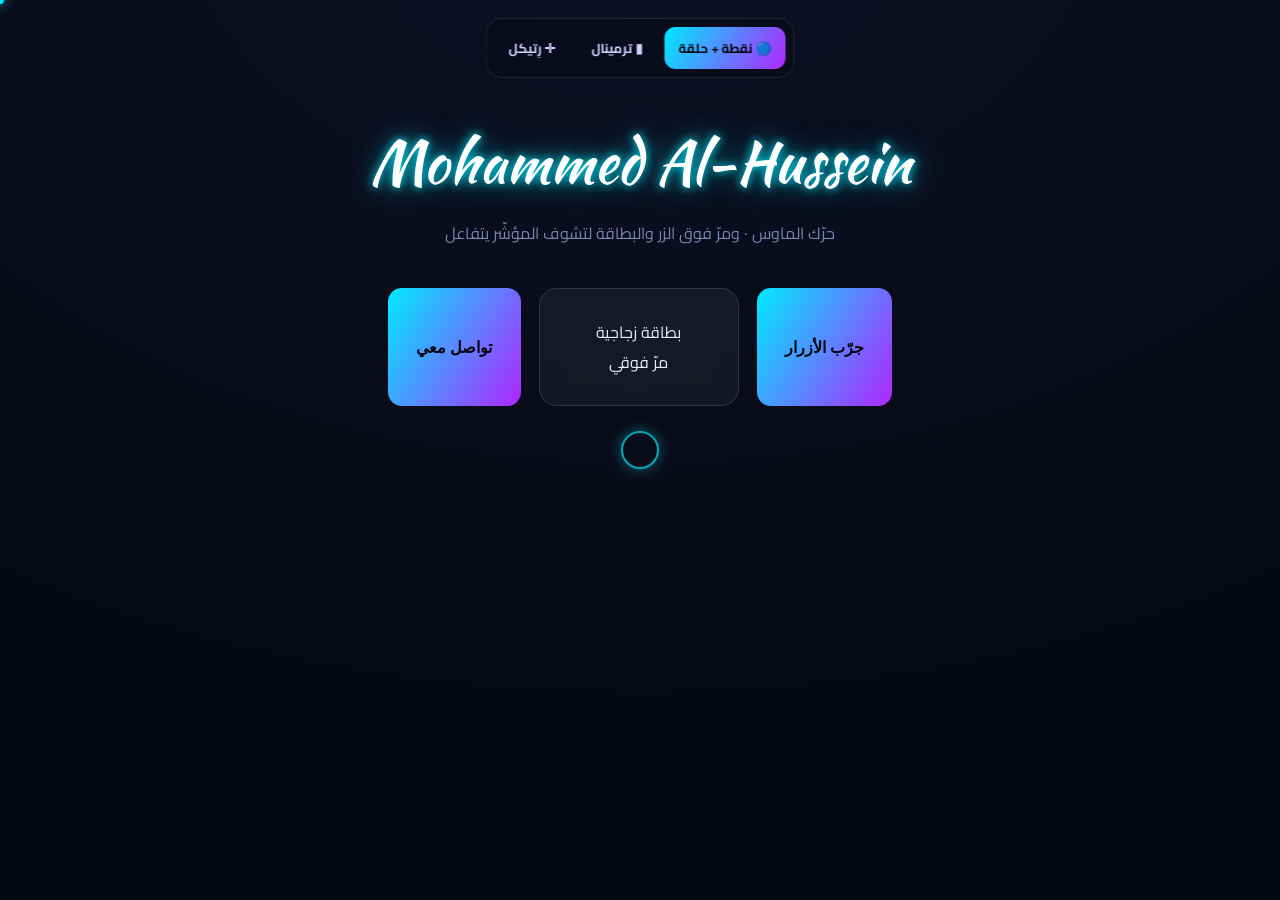
<file: design-previews/cursor-demo.html>
<!doctype html>
<html lang="ar" dir="rtl">
<head>
<meta charset="utf-8">
<meta name="viewport" content="width=device-width, initial-scale=1">
<title>شكل الماوس</title>
<link href="https://fonts.googleapis.com/css2?family=Cairo:wght@600;700&family=Kaushan+Script&display=swap" rel="stylesheet">
<style>
  :root{--neon:#00eaff;--neon2:#b026ff;--neon3:#ff2bd6;--muted:#7b83b0}
  *{box-sizing:border-box;margin:0;padding:0}
  html,body{height:100%}
  body{font-family:'Cairo',sans-serif;background:radial-gradient(1200px 800px at 50% -10%,#0d1024,#070912);color:#e8ecff;min-height:100vh;cursor:none;overflow-x:hidden}
  @media (hover:none){body{cursor:auto}} /* للموبايل نرجّع العادي */
  .switch{position:fixed;z-index:50;top:18px;left:50%;transform:translateX(-50%);display:flex;gap:8px;background:rgba(10,12,26,.7);backdrop-filter:blur(8px);padding:8px;border-radius:16px;border:1px solid rgba(255,255,255,.1)}
  .switch button{font-family:'Cairo';font-weight:700;font-size:13px;color:#cdd3ff;background:transparent;border:0;padding:9px 14px;border-radius:11px;cursor:none;transition:.25s}
  .switch button.active{background:linear-gradient(120deg,var(--neon),var(--neon2));color:#05060f}
  .wrap{max-width:820px;margin:0 auto;padding:120px 20px 80px;text-align:center}
  .title{font-family:'Kaushan Script',cursive;direction:ltr;font-size:clamp(30px,6vw,58px);color:#fff;text-shadow:0 0 10px var(--neon),0 0 30px rgba(0,234,255,.6)}
  .hint{color:var(--muted);margin:14px 0 40px}
  .targets{display:flex;gap:18px;flex-wrap:wrap;justify-content:center}
  .t{cursor:none}
  .btn{background:linear-gradient(120deg,var(--neon),var(--neon2));color:#05060f;font-weight:700;border:0;padding:16px 28px;border-radius:14px;font-size:16px}
  .cardg{background:rgba(255,255,255,.05);backdrop-filter:blur(10px);border:1px solid rgba(255,255,255,.12);border-radius:18px;padding:28px 32px;min-width:200px}

  /* المؤشّرات المخصّصة */
  #cdot,#cring{position:fixed;top:0;left:0;pointer-events:none;z-index:60;transform:translate(-50%,-50%)}
  /* وضع النقطة+الحلقة */
  .m-dot #cdot{width:8px;height:8px;border-radius:50%;background:var(--neon);box-shadow:0 0 12px var(--neon)}
  .m-dot #cring{width:38px;height:38px;border-radius:50%;border:2px solid rgba(0,234,255,.7);box-shadow:0 0 14px rgba(0,234,255,.4);transition:width .2s,height .2s,background .2s}
  .m-dot.hovering #cring{width:64px;height:64px;background:rgba(0,234,255,.12)}
  /* وضع الترمينال */
  .m-term #cdot{width:11px;height:22px;border-radius:2px;background:var(--neon);box-shadow:0 0 14px var(--neon);animation:blink 1.05s steps(1) infinite}
  .m-term #cring{display:none}
  .m-term.hovering #cdot{background:var(--neon3);box-shadow:0 0 16px var(--neon3)}
  @keyframes blink{50%{opacity:.15}}
  /* وضع الرِتيكل */
  .m-ret #cdot{width:4px;height:4px;border-radius:50%;background:#fff;box-shadow:0 0 8px var(--neon)}
  .m-ret #cring{width:40px;height:40px;border-radius:50%;border:1.5px solid rgba(0,234,255,.8);box-shadow:0 0 12px rgba(0,234,255,.4);transition:.2s}
  .m-ret #cring::before,.m-ret #cring::after{content:'';position:absolute;background:rgba(0,234,255,.8)}
  .m-ret #cring::before{left:50%;top:-10px;width:1.5px;height:60px;transform:translateX(-50%)}
  .m-ret #cring::after{top:50%;left:-10px;height:1.5px;width:60px;transform:translateY(-50%)}
  .m-ret.hovering #cring{width:58px;height:58px;transform:translate(-50%,-50%) rotate(45deg)}
</style>
</head>
<body class="m-dot">
  <div class="switch">
    <button data-m="m-dot" class="active">🔵 نقطة + حلقة</button>
    <button data-m="m-term">▮ ترمينال</button>
    <button data-m="m-ret">✛ رِتيكل</button>
  </div>

  <div class="wrap">
    <div class="title">Mohammed Al-Hussein</div>
    <div class="hint">حرّك الماوس · ومرّ فوق الزر والبطاقة لتشوف المؤشّر يتفاعل</div>
    <div class="targets">
      <button class="btn t">جرّب الأزرار</button>
      <div class="cardg t">بطاقة زجاجية<br>مرّ فوقي</div>
      <button class="btn t">تواصل معي</button>
    </div>
  </div>

  <div id="cring"></div>
  <div id="cdot"></div>

<script>
const dot=document.getElementById('cdot'),ring=document.getElementById('cring'),body=document.body;
let mx=innerWidth/2,my=innerHeight/2,rx=mx,ry=my;
addEventListener('mousemove',e=>{mx=e.clientX;my=e.clientY;dot.style.left=mx+'px';dot.style.top=my+'px';});
function loop(){rx+=(mx-rx)*.18;ry+=(my-ry)*.18;ring.style.left=rx+'px';ring.style.top=ry+'px';requestAnimationFrame(loop);}loop();
document.querySelectorAll('.t').forEach(el=>{el.addEventListener('mouseenter',()=>body.classList.add('hovering'));el.addEventListener('mouseleave',()=>body.classList.remove('hovering'));});
document.querySelectorAll('.switch button').forEach(b=>b.onclick=()=>{
  document.querySelectorAll('.switch button').forEach(x=>x.classList.remove('active'));b.classList.add('active');
  body.classList.remove('m-dot','m-term','m-ret');body.classList.add(b.dataset.m);});
</script>
</body>
</html>
</file>
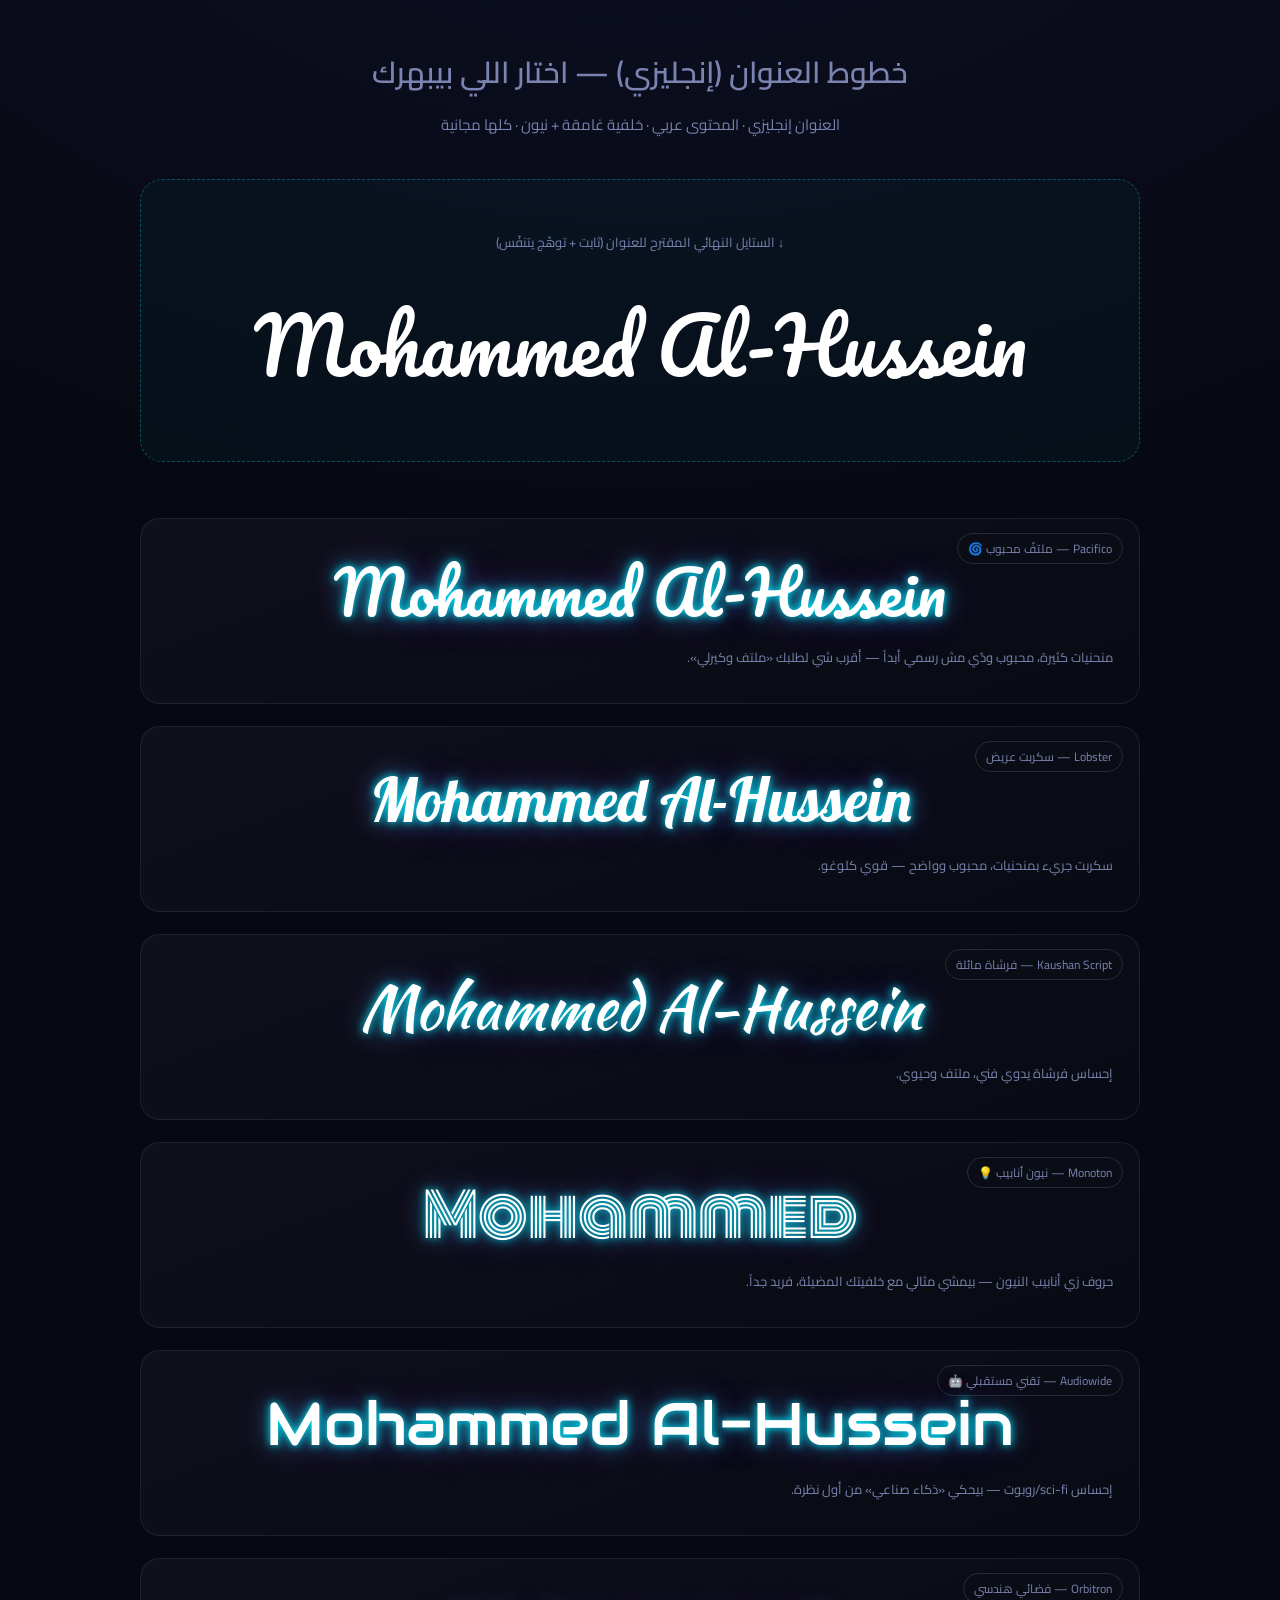
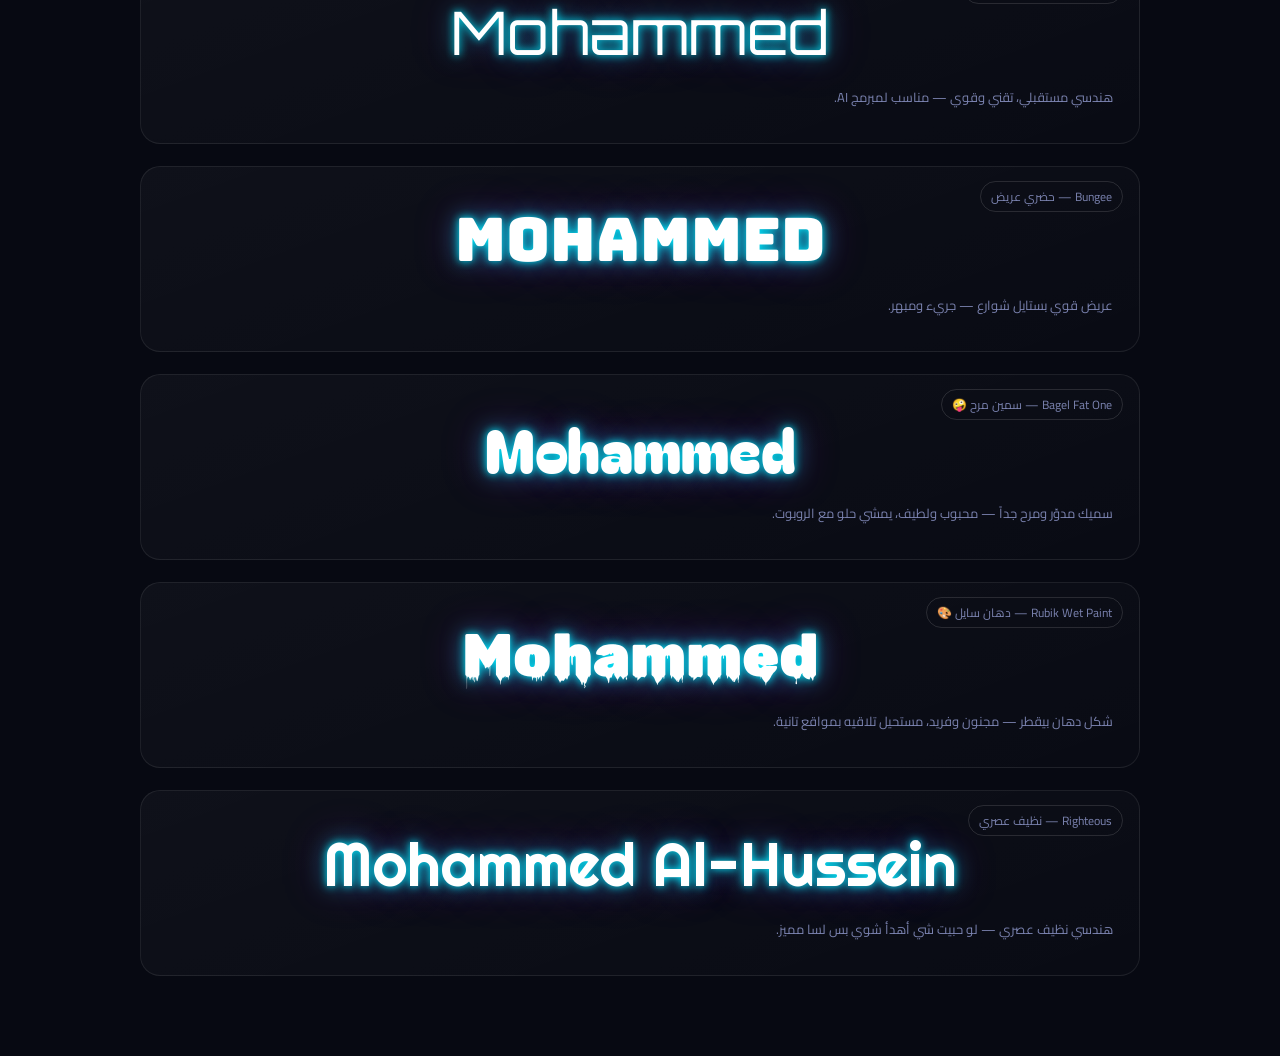
<file: design-previews/font-showcase.html>
<!doctype html>
<html lang="ar" dir="rtl">
<head>
<meta charset="utf-8">
<meta name="viewport" content="width=device-width, initial-scale=1">
<title>معاينة خطوط العنوان (إنجليزي)</title>
<link rel="preconnect" href="https://fonts.googleapis.com">
<link rel="preconnect" href="https://fonts.gstatic.com" crossorigin>
<link href="https://fonts.googleapis.com/css2?family=Pacifico&family=Lobster&family=Kaushan+Script&family=Monoton&family=Audiowide&family=Orbitron:wght@700&family=Bungee&family=Bagel+Fat+One&family=Rubik+Wet+Paint&family=Righteous&family=Cairo:wght@600&display=swap" rel="stylesheet">
<style>
  :root{
    --bg:#070912; --bg2:#0d1024;
    --neon:#00eaff; --neon2:#b026ff; --neon3:#ff2bd6;
    --text:#e8ecff; --muted:#7b83b0;
  }
  *{box-sizing:border-box;margin:0;padding:0}
  body{
    font-family:'Cairo',sans-serif;
    background:radial-gradient(1200px 800px at 50% -10%, var(--bg2), var(--bg));
    color:var(--text); min-height:100vh; padding:44px 20px 80px; overflow-x:hidden;
  }
  .head{text-align:center;margin-bottom:40px}
  .head h1{font-weight:600;font-size:clamp(20px,4vw,30px);color:var(--muted)}
  .head p{color:var(--muted);margin-top:10px;font-size:15px}

  /* الستايل النهائي: ثابت + توهّج يتنفّس + ظهور */
  .hero{max-width:1000px;margin:0 auto 56px;border:1px dashed rgba(0,234,255,.3);
    border-radius:22px;padding:50px 20px;text-align:center;background:rgba(0,234,255,.03)}
  .hero .lbl{font-size:13px;color:var(--muted);margin-bottom:24px}
  .hero-title{
    font-family:'Pacifico',cursive; direction:ltr;
    font-size:clamp(34px,7vw,76px); color:#fff; display:inline-block;
    animation:appear 1s ease-out both, breathe 3.6s ease-in-out 1s infinite;
  }
  @keyframes appear{0%{opacity:0;transform:translateY(24px) scale(.94);filter:blur(6px)}100%{opacity:1;transform:none;filter:blur(0)}}
  @keyframes breathe{
    0%,100%{text-shadow:0 0 6px var(--neon),0 0 16px rgba(0,234,255,.45)}
    50%{text-shadow:0 0 12px var(--neon),0 0 30px rgba(0,234,255,.7),0 0 52px rgba(176,38,255,.5)}
  }

  .grid{max-width:1000px;margin:0 auto;display:flex;flex-direction:column;gap:22px}
  .card{background:linear-gradient(160deg,rgba(255,255,255,.035),rgba(255,255,255,.01));
    border:1px solid rgba(255,255,255,.08);border-radius:20px;padding:34px 26px;
    position:relative;overflow:hidden;transition:transform .35s,border-color .35s}
  .card:hover{transform:translateY(-6px);border-color:rgba(0,234,255,.4)}
  .card .tag{position:absolute;top:14px;right:16px;font-size:12px;color:var(--muted);
    border:1px solid rgba(255,255,255,.12);padding:3px 10px;border-radius:20px}
  .card .note{font-size:13px;color:var(--muted);margin-top:14px;text-align:right}
  .sample{direction:ltr;display:block;text-align:center;color:#fff;
    font-size:clamp(30px,6vw,60px);line-height:1.3;
    text-shadow:0 0 8px var(--neon),0 0 22px rgba(0,234,255,.5),0 0 44px rgba(176,38,255,.35)}

  .f-pacifico{font-family:'Pacifico',cursive}
  .f-lobster{font-family:'Lobster',cursive}
  .f-kaushan{font-family:'Kaushan Script',cursive}
  .f-monoton{font-family:'Monoton',cursive}
  .f-audiowide{font-family:'Audiowide',sans-serif}
  .f-orbitron{font-family:'Orbitron',sans-serif}
  .f-bungee{font-family:'Bungee',cursive}
  .f-bagel{font-family:'Bagel Fat One',cursive}
  .f-wetpaint{font-family:'Rubik Wet Paint',cursive}
  .f-righteous{font-family:'Righteous',cursive}
</style>
</head>
<body>
  <div class="head">
    <h1>خطوط العنوان (إنجليزي) — اختار اللي بيبهرك</h1>
    <p>العنوان إنجليزي · المحتوى عربي · خلفية غامقة + نيون · كلها مجانية</p>
  </div>

  <div class="hero">
    <div class="lbl">↓ الستايل النهائي المقترح للعنوان (ثابت + توهّج يتنفّس)</div>
    <div class="hero-title">Mohammed Al-Hussein</div>
  </div>

  <div class="grid">

    <div class="card"><span class="tag">Pacifico — ملتفّ محبوب 🌀</span>
      <span class="sample f-pacifico">Mohammed Al-Hussein</span>
      <div class="note">منحنيات كثيرة، محبوب ودّي مش رسمي أبداً — أقرب شي لطلبك «ملتف وكيرلي».</div></div>

    <div class="card"><span class="tag">Lobster — سكربت عريض</span>
      <span class="sample f-lobster">Mohammed Al-Hussein</span>
      <div class="note">سكربت جريء بمنحنيات، محبوب وواضح — قوي كلوغو.</div></div>

    <div class="card"><span class="tag">Kaushan Script — فرشاة مائلة</span>
      <span class="sample f-kaushan">Mohammed Al-Hussein</span>
      <div class="note">إحساس فرشاة يدوي فني، ملتف وحيوي.</div></div>

    <div class="card"><span class="tag">Monoton — نيون أنابيب 💡</span>
      <span class="sample f-monoton">Mohammed</span>
      <div class="note">حروف زي أنابيب النيون — بيمشي مثالي مع خلفيتك المضيئة، فريد جداً.</div></div>

    <div class="card"><span class="tag">Audiowide — تقني مستقبلي 🤖</span>
      <span class="sample f-audiowide">Mohammed Al-Hussein</span>
      <div class="note">إحساس sci-fi/روبوت — بيحكي «ذكاء صناعي» من أول نظرة.</div></div>

    <div class="card"><span class="tag">Orbitron — فضائي هندسي</span>
      <span class="sample f-orbitron">Mohammed</span>
      <div class="note">هندسي مستقبلي، تقني وقوي — مناسب لمبرمج AI.</div></div>

    <div class="card"><span class="tag">Bungee — حضري عريض</span>
      <span class="sample f-bungee">Mohammed</span>
      <div class="note">عريض قوي بستايل شوارع — جريء ومبهر.</div></div>

    <div class="card"><span class="tag">Bagel Fat One — سمين مرح 🤪</span>
      <span class="sample f-bagel">Mohammed</span>
      <div class="note">سميك مدوّر ومرح جداً — محبوب ولطيف، يمشي حلو مع الروبوت.</div></div>

    <div class="card"><span class="tag">Rubik Wet Paint — دهان سايل 🎨</span>
      <span class="sample f-wetpaint">Mohammed</span>
      <div class="note">شكل دهان بيقطر — مجنون وفريد، مستحيل تلاقيه بمواقع تانية.</div></div>

    <div class="card"><span class="tag">Righteous — نظيف عصري</span>
      <span class="sample f-righteous">Mohammed Al-Hussein</span>
      <div class="note">هندسي نظيف عصري — لو حبيت شي أهدأ شوي بس لسا مميز.</div></div>

  </div>
</body>
</html>
</file>
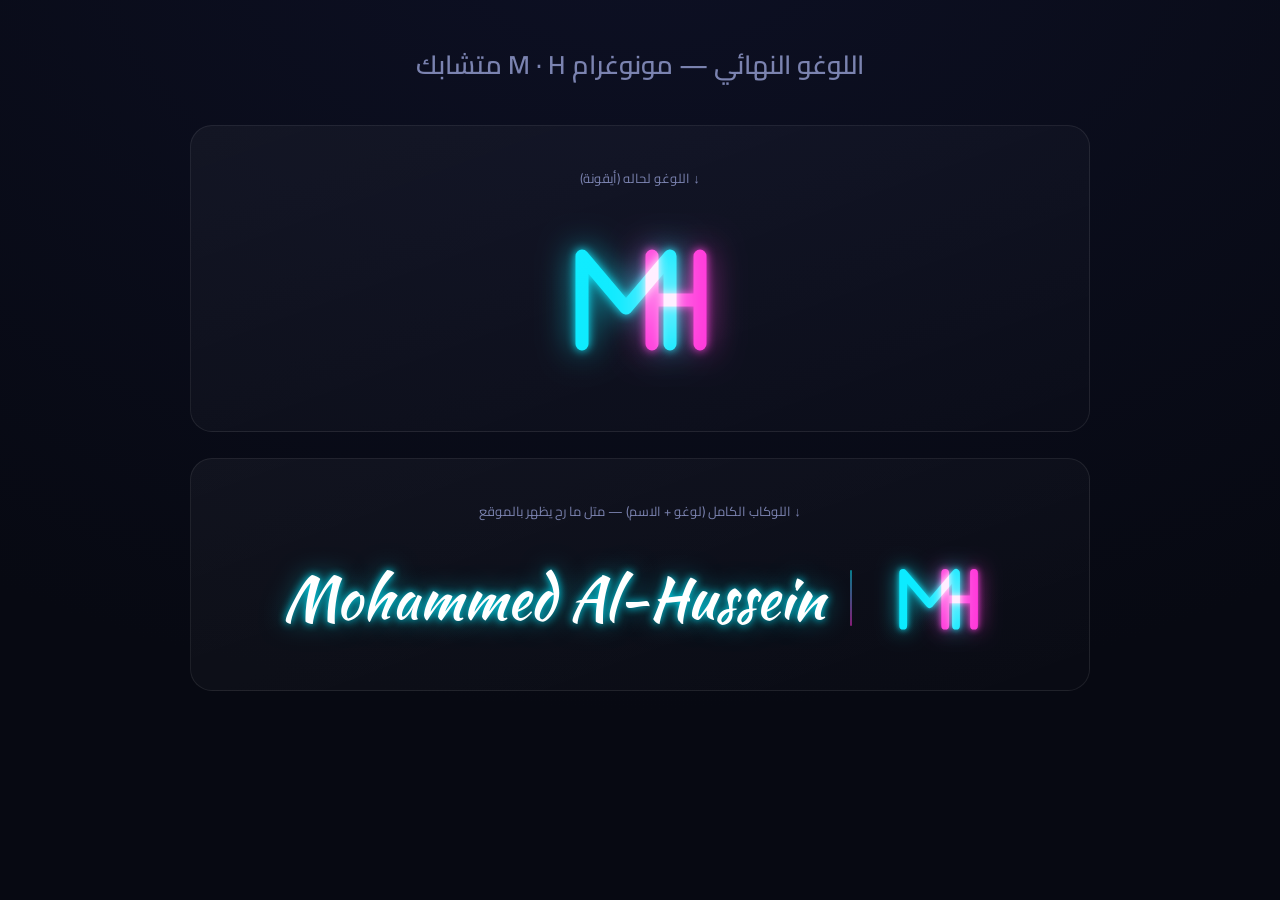
<file: design-previews/logo-final.html>
<!doctype html>
<html lang="ar" dir="rtl">
<head>
<meta charset="utf-8">
<meta name="viewport" content="width=device-width, initial-scale=1">
<title>اللوغو النهائي</title>
<link rel="preconnect" href="https://fonts.googleapis.com">
<link rel="preconnect" href="https://fonts.gstatic.com" crossorigin>
<link href="https://fonts.googleapis.com/css2?family=Kaushan+Script&family=Cairo:wght@600&display=swap" rel="stylesheet">
<style>
  :root{--bg:#070912;--bg2:#0d1024;--neon:#00eaff;--neon3:#ff2bd6;--muted:#7b83b0;--text:#e8ecff}
  *{box-sizing:border-box;margin:0;padding:0}
  body{font-family:'Cairo',sans-serif;background:radial-gradient(1200px 800px at 50% -10%,var(--bg2),var(--bg));color:var(--text);min-height:100vh;padding:40px 20px 80px}
  .head{text-align:center;margin-bottom:36px}
  .head h1{font-weight:600;font-size:clamp(19px,4vw,26px);color:var(--muted)}
  .wrap{max-width:900px;margin:0 auto;display:flex;flex-direction:column;gap:26px}
  .card{background:linear-gradient(160deg,rgba(255,255,255,.04),rgba(255,255,255,.01));border:1px solid rgba(255,255,255,.08);border-radius:22px;padding:40px 24px;text-align:center}
  .card .lbl{font-size:13px;color:var(--muted);margin-bottom:22px}
  svg{overflow:visible}
  .mono path{mix-blend-mode:screen}
  .m-stroke{filter:drop-shadow(0 0 5px var(--neon)) drop-shadow(0 0 16px rgba(0,234,255,.65))}
  .h-stroke{filter:drop-shadow(0 0 5px var(--neon3)) drop-shadow(0 0 16px rgba(255,43,214,.6))}
  .breathe{animation:breathe 3.6s ease-in-out infinite}
  @keyframes breathe{0%,100%{opacity:.92;transform:scale(1)}50%{opacity:1;transform:scale(1.03)}}
  /* اللوكاب: لوغو + اسم */
  .lockup{display:flex;align-items:center;justify-content:center;gap:26px;flex-wrap:wrap}
  .name{font-family:'Kaushan Script',cursive;direction:ltr;font-size:clamp(30px,6vw,58px);color:#fff;
    text-shadow:0 0 8px var(--neon),0 0 26px rgba(0,234,255,.55)}
  .divider{width:2px;height:56px;background:linear-gradient(var(--neon),var(--neon3));border-radius:2px;opacity:.5}
</style>
</head>
<body>
  <div class="head"><h1>اللوغو النهائي — مونوغرام M · H متشابك</h1></div>

  <div class="wrap">

    <div class="card">
      <div class="lbl">↓ اللوغو لحاله (أيقونة)</div>
      <svg class="mono breathe" width="200" height="170" viewBox="0 0 200 170">
        <g fill="none" stroke-width="13" stroke-linecap="round" stroke-linejoin="round">
          <!-- M سيان -->
          <path class="m-stroke" stroke="#00eaff" d="M42,132 L42,44 L86,96 L130,44 L130,132"/>
          <!-- H ماجنتا (متداخل مع رجل M اليمين) -->
          <path class="h-stroke" stroke="#ff2bd6" d="M112,44 L112,132 M160,44 L160,132 M112,88 L160,88"/>
        </g>
      </svg>
    </div>

    <div class="card">
      <div class="lbl">↓ اللوكاب الكامل (لوغو + الاسم) — متل ما رح يظهر بالموقع</div>
      <div class="lockup">
        <svg class="mono" width="120" height="105" viewBox="0 0 200 170">
          <g fill="none" stroke-width="13" stroke-linecap="round" stroke-linejoin="round">
            <path class="m-stroke" stroke="#00eaff" d="M42,132 L42,44 L86,96 L130,44 L130,132"/>
            <path class="h-stroke" stroke="#ff2bd6" d="M112,44 L112,132 M160,44 L160,132 M112,88 L160,88"/>
          </g>
        </svg>
        <div class="divider"></div>
        <div class="name">Mohammed Al-Hussein</div>
      </div>
    </div>

  </div>
</body>
</html>
</file>
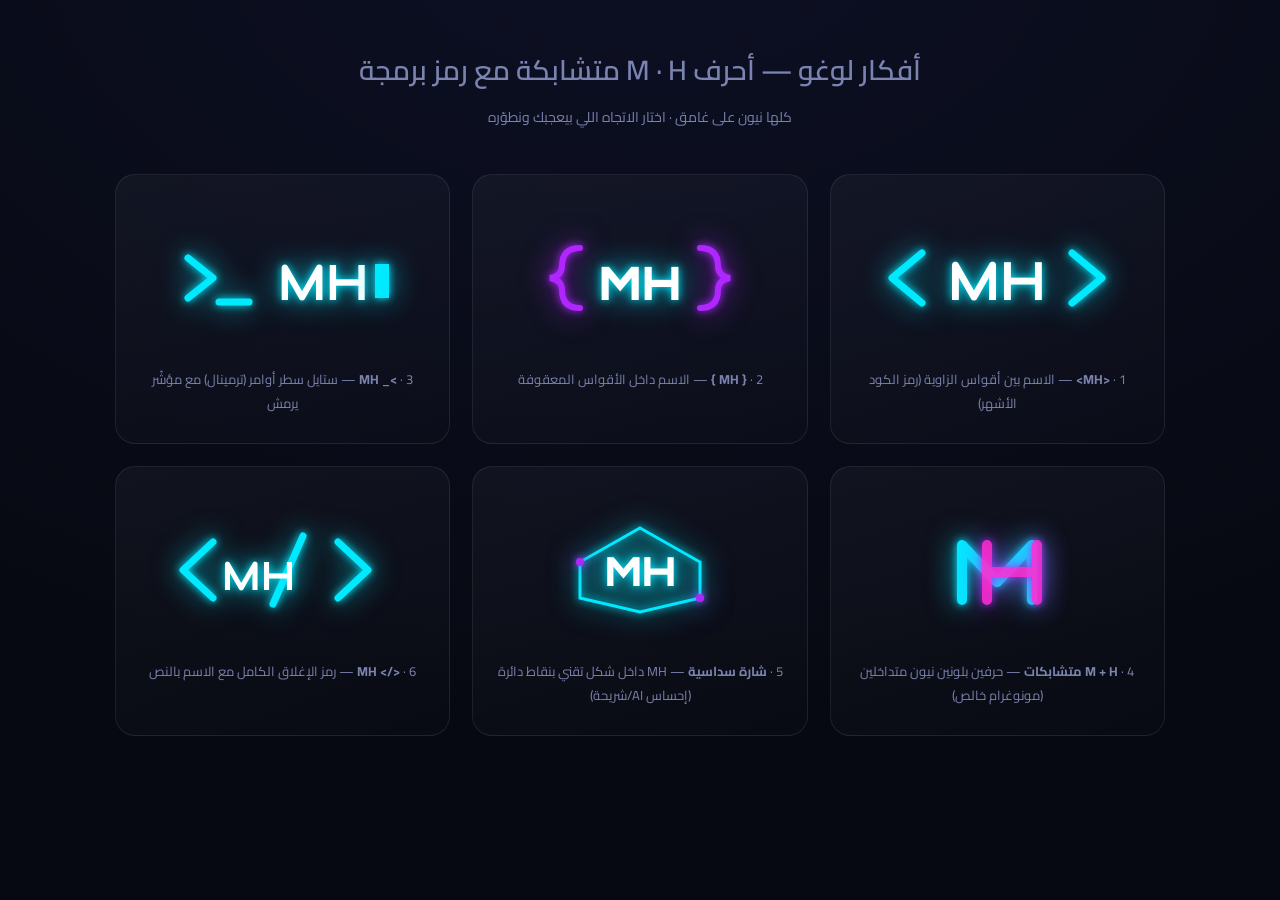
<file: design-previews/logo-showcase.html>
<!doctype html>
<html lang="ar" dir="rtl">
<head>
<meta charset="utf-8">
<meta name="viewport" content="width=device-width, initial-scale=1">
<title>أفكار اللوغو</title>
<link rel="preconnect" href="https://fonts.googleapis.com">
<link rel="preconnect" href="https://fonts.gstatic.com" crossorigin>
<link href="https://fonts.googleapis.com/css2?family=Audiowide&family=Orbitron:wght@700;900&family=Cairo:wght@600&display=swap" rel="stylesheet">
<style>
  :root{--bg:#070912;--bg2:#0d1024;--neon:#00eaff;--neon2:#b026ff;--neon3:#ff2bd6;--muted:#7b83b0;--text:#e8ecff}
  *{box-sizing:border-box;margin:0;padding:0}
  body{font-family:'Cairo',sans-serif;background:radial-gradient(1200px 800px at 50% -10%,var(--bg2),var(--bg));color:var(--text);min-height:100vh;padding:44px 20px 80px}
  .head{text-align:center;margin-bottom:44px}
  .head h1{font-weight:600;font-size:clamp(20px,4vw,28px);color:var(--muted)}
  .head p{color:var(--muted);margin-top:8px;font-size:14px}
  .grid{max-width:1050px;margin:0 auto;display:grid;grid-template-columns:repeat(auto-fit,minmax(300px,1fr));gap:22px}
  .card{background:linear-gradient(160deg,rgba(255,255,255,.04),rgba(255,255,255,.01));border:1px solid rgba(255,255,255,.08);border-radius:20px;padding:28px 22px;text-align:center;transition:transform .35s,border-color .35s}
  .card:hover{transform:translateY(-6px);border-color:rgba(0,234,255,.4)}
  .card .n{font-size:13px;color:var(--muted);margin-top:14px}
  .stage{height:150px;display:flex;align-items:center;justify-content:center}
  svg{overflow:visible}
  .glow{filter:drop-shadow(0 0 4px var(--neon)) drop-shadow(0 0 14px rgba(0,234,255,.6))}
  .glow2{filter:drop-shadow(0 0 4px var(--neon2)) drop-shadow(0 0 14px rgba(176,38,255,.6))}
  @keyframes blink{50%{opacity:0}}
  .cursor{animation:blink 1.1s steps(1) infinite}
</style>
</head>
<body>
  <div class="head">
    <h1>أفكار لوغو — أحرف M · H متشابكة مع رمز برمجة</h1>
    <p>كلها نيون على غامق · اختار الاتجاه اللي بيعجبك ونطوّره</p>
  </div>

  <div class="grid">

    <!-- 1: <MH> بين أقواس زاوية -->
    <div class="card"><div class="stage">
      <svg width="260" height="120" viewBox="0 0 260 120">
        <g fill="none" stroke="var(--neon)" stroke-width="7" stroke-linecap="round" stroke-linejoin="round" class="glow">
          <polyline points="55,35 25,60 55,85"/>
          <polyline points="205,35 235,60 205,85"/>
        </g>
        <text x="130" y="82" text-anchor="middle" font-family="Audiowide" font-size="54" fill="#fff" class="glow">MH</text>
      </svg>
    </div><div class="n">1 · <b>&lt;MH&gt;</b> — الاسم بين أقواس الزاوية (رمز الكود الأشهر)</div></div>

    <!-- 2: { MH } أقواس معقوفة -->
    <div class="card"><div class="stage">
      <svg width="260" height="120" viewBox="0 0 260 120">
        <g fill="none" stroke="var(--neon2)" stroke-width="6" stroke-linecap="round" class="glow2">
          <path d="M70,30 q-18,0 -18,18 q0,10 -12,12 q12,2 12,12 q0,18 18,18"/>
          <path d="M190,30 q18,0 18,18 q0,10 12,12 q-12,2 -12,12 q0,18 -18,18"/>
        </g>
        <text x="130" y="82" text-anchor="middle" font-family="Orbitron" font-weight="900" font-size="46" fill="#fff" class="glow">MH</text>
      </svg>
    </div><div class="n">2 · <b>{ MH }</b> — الاسم داخل الأقواس المعقوفة</div></div>

    <!-- 3: >_ MH ترمينال -->
    <div class="card"><div class="stage">
      <svg width="260" height="120" viewBox="0 0 260 120">
        <g fill="none" stroke="var(--neon)" stroke-width="7" stroke-linecap="round" stroke-linejoin="round" class="glow">
          <polyline points="35,40 60,60 35,80"/>
          <line x1="66" y1="84" x2="96" y2="84"/>
        </g>
        <text x="170" y="82" text-anchor="middle" font-family="Audiowide" font-size="50" fill="#fff" class="glow">MH</text>
        <rect x="222" y="46" width="14" height="34" fill="var(--neon)" class="glow cursor"/>
      </svg>
    </div><div class="n">3 · <b>&gt;_ MH</b> — ستايل سطر أوامر (ترمينال) مع مؤشّر يرمش</div></div>

    <!-- 4: M و H متشابكات بلونين -->
    <div class="card"><div class="stage">
      <svg width="260" height="120" viewBox="0 0 260 120">
        <g fill="none" stroke-width="10" stroke-linecap="round" stroke-linejoin="round">
          <path d="M95,90 L95,35 L130,72 L165,35 L165,90" stroke="var(--neon)" class="glow"/>
          <path d="M120,35 L120,90 M170,35 L170,90 M120,62 L170,62" stroke="var(--neon3)" class="glow2" opacity=".9"/>
        </g>
      </svg>
    </div><div class="n">4 · <b>M + H متشابكات</b> — حرفين بلونين نيون متداخلين (مونوغرام خالص)</div></div>

    <!-- 5: شارة سداسية MH -->
    <div class="card"><div class="stage">
      <svg width="260" height="120" viewBox="0 0 260 120">
        <polygon points="130,18 190,52 190,88 130,102 70,88 70,52" fill="rgba(0,234,255,.05)" stroke="var(--neon)" stroke-width="3" class="glow"/>
        <text x="130" y="76" text-anchor="middle" font-family="Orbitron" font-weight="900" font-size="40" fill="#fff" class="glow">MH</text>
        <circle cx="70" cy="52" r="4" fill="var(--neon2)" class="glow2"/>
        <circle cx="190" cy="88" r="4" fill="var(--neon2)" class="glow2"/>
      </svg>
    </div><div class="n">5 · <b>شارة سداسية</b> — MH داخل شكل تقني بنقاط دائرة (إحساس AI/شريحة)</div></div>

    <!-- 6: MH داخل </> -->
    <div class="card"><div class="stage">
      <svg width="260" height="120" viewBox="0 0 260 120">
        <g fill="none" stroke="var(--neon)" stroke-width="7" stroke-linecap="round" stroke-linejoin="round" class="glow">
          <polyline points="60,32 30,60 60,88"/>
          <line x1="150" y1="26" x2="120" y2="94"/>
          <polyline points="185,32 215,60 185,88"/>
        </g>
        <text x="105" y="80" text-anchor="middle" font-family="Audiowide" font-size="40" fill="#fff" class="glow">MH</text>
      </svg>
    </div><div class="n">6 · <b>&lt;/&gt; MH</b> — رمز الإغلاق الكامل مع الاسم بالنص</div></div>

  </div>
</body>
</html>
</file>
<file: css/style.css>
/* ===== الهوية: فاتح كريمي فاخر + بطاقات خضراء غامقة + ذهبي/أخضر ===== */
:root{
  --bg:#f1ece0;
  --bg2:#e8e0cd;
  --panel:#17231a;       /* بطاقات غامقة (أخضر عسكري غامق) */
  --panel-2:#20301f;
  --card-light:#faf6ec;  /* بطاقات فاتحة (سكري فوق الكريمي) */
  --accent:#c9975f;      /* ذهبي/نحاسي */
  --accent-2:#e0bb85;
  --accent-soft:rgba(201,151,95,.18);
  --green:#7c9463;       /* أخضر مطفي — كيكرز/لمسات */
  --green-soft:rgba(124,148,99,.18);
  --text:#221d15;
  --text-invert:#f5f0e2; /* نص فوق البطاقات الغامقة */
  --muted:#7a715d;
  --muted-invert:#c9c3b2;
  --line:rgba(34,29,21,.14);
  --line-invert:rgba(245,240,226,.14);
  --vv-offset-x:0px;   /* فرق أفقي بين الـvisual viewport والـlayout viewport — يُحسب بـindex.html/about.html */
}
/* بعض المتصفحات (خصوصاً بوضعية عرضية مع initial-scale مفروض يدوياً) بتخلّي الـvisual viewport
   منزاح أفقياً عن الـlayout viewport، فالعناصر fixed (الهيدر، الخلفية الثابتة) بتبين منزاحة عن
   حافة الشاشة الحقيقية. منعوّض هالانزياح بـtransform (منقرأه لايف من visualViewport.offsetLeft). */
.vv-fixed{transform:translateX(var(--vv-offset-x))}

*{box-sizing:border-box;margin:0;padding:0}
/* overflow-x:hidden كانت عم "ترقّي" overflow-y تلقائياً لـauto (قاعدة بمعيار CSS: إذا حدّدت محور وحيد
   غير visible، المحور التاني بيصير auto إجبارياً حتى لو كتبت visible صراحة — مافي طريقة تلغيها).
   هيك body صار scroll container مستقل عن الصفحة (window)، فنظام تتبّع السكرول (تنقّل الصفحات، تلاشي
   المحتوى) صار أعمى لأنه بيراقب window مش body. overflow-x:clip (مش hidden) بيقص نفس الشي بس بلا
   ما ينشئ scroll container جديد أصلاً، فما في ترقية لمحور Y إطلاقاً */
html,body{height:100%;overflow-x:clip;max-width:100%}
body{
  font-family:'Cairo',sans-serif;
  background-color:var(--bg);
  background-image:radial-gradient(rgba(255,255,255,.9) 1.6px, transparent 1.6px);
  background-size:26px 26px;
  color:var(--text);
  min-height:100vh;
  cursor:none;
  line-height:1.6;
}
@media (hover:none){ body{cursor:auto} }

/* ===== خلفية المدينة المحفورة — ثابتة (fixed)، بتلزّق مكانها وبيتمرّر الكلام فوقها بس ===== */
/* width/height صريحة بدل الاعتماد على inset:0 (left+right معاً) — على بعض المتصفحات بوضعية
   عرضية (innerWidth ≠ document.documentElement.clientWidth) كان بيحسب العرض التلقائي غلط،
   فيطلع العنصر أضيق من الشاشة الحقيقية ومنزاح عن الحافة اليسرى (تأكدنا منها بلوحة تشخيص فعلية) */
.scene-bg{position:fixed;top:0;left:0;width:100vw;height:100vh;z-index:0;
  background:#141210 url('../assets/scene-bg.jpg') center/cover no-repeat;
  opacity:0;pointer-events:none;transition:opacity 1s ease}
body.hero-gone .scene-bg{opacity:1}
.scene-bg--on{opacity:1 !important}

/* ===== الطبقات ===== */
/* الشخصية ما بتظهر فوق الهيرو — بتتلاشى تدريجياً وتظهر بس أول ما تنزل تحته بالسكرول، وبتضل ثابتة بمكانها */
#robot-container{position:fixed;top:0;left:0;width:100vw;height:100vh;z-index:1;opacity:0;transform:scale(.93);
  transition:opacity 1.1s ease,transform 1.2s cubic-bezier(.2,.8,.2,1)}
body.robot-ready.hero-gone #robot-container{opacity:1;transform:none}
/* أي جهاز لمس (موبايل/تابلت، بغض النظر عن الاتجاه) — الشخصية ثلاثية الأبعاد ودوائر حركاتها ما
   بتنعرض إطلاقاً (بلا بديل — بس خلفية المدينة). ما بينفع نعتمد على max-width هون لأنه بالوضعية
   العرضية الموقع بيتعامل مع نفسه وكأنه بعرض 1280 (نسخة كمبيوتر)، فmax-width ما بيفرّق. */
@media (hover:none){
  #robot-container, #anim-dots{display:none !important}
}
#robot-container canvas{display:block;position:relative;z-index:1}
.robot-glow{position:absolute;inset:0;z-index:0;pointer-events:none;
  background:radial-gradient(circle at 70% 50%, rgba(224,187,133,.8) 0%, rgba(224,187,133,.55) 10%, rgba(224,187,133,.22) 20%, transparent 30%)}
.vignette{display:none}   /* الظل الغامق حوالين الشاشة اتشال بطلب المستخدم */

/* ===== هيدر علوي زجاجي ثابت: لوغو · صفحات بالنص · تواصل + CV + لغة ===== */
#topnav{position:fixed;top:0;left:0;width:100vw;z-index:9;direction:ltr;
  display:flex;align-items:center;justify-content:space-between;gap:8px;
  padding:8px 14px;
  background:rgba(241,236,224,.75);backdrop-filter:blur(16px) saturate(1.2);
  -webkit-backdrop-filter:blur(16px) saturate(1.2);border-bottom:1px solid var(--line)}
/* اللوغو بالهيدر */
.nav-brand{flex:none;background:none;border:0;padding:0;line-height:0;cursor:none;
  transition:transform .25s cubic-bezier(.34,1.56,.64,1)}
.nav-brand img{width:52px;height:auto;display:block;filter:drop-shadow(0 2px 8px rgba(0,0,0,.18))}
.nav-brand:hover{transform:translateY(-2px) scale(1.08)}
/* روابط الصفحات — سطر واحد ثابت الارتفاع دايماً (سكرول أفقي لو التسميات أطول من الشاشة، مهما كانت اللغة) */
.nav-links{display:flex;flex-wrap:nowrap;justify-content:center;align-items:center;gap:2px;flex:1 1 auto;
  overflow-x:auto;scrollbar-width:none;min-width:0}
.nav-links::-webkit-scrollbar{display:none}
body.lang-rtl .navlink{font-size:13.5px}
.navlink{font-family:'JetBrains Mono',monospace;font-size:11.5px;color:var(--muted);white-space:nowrap;
  background:none;border:1px solid transparent;border-radius:9px;padding:6px 8px;cursor:none;
  transition:color .25s,background .25s,border-color .25s,transform .2s,box-shadow .3s}
.navlink:hover{color:var(--text);transform:translateY(-2px) scale(1.05)}
.navlink.on{color:#05060f;background:var(--accent);border-color:var(--accent);font-weight:700;
  box-shadow:0 4px 18px -3px var(--accent)}
/* أيقونات التواصل بالهيدر */
.nav-contact{flex:none;display:flex;align-items:center;gap:6px}
.nav-ico{width:30px;height:30px;border-radius:8px;border:1px solid var(--line);
  background:rgba(34,29,21,.04);display:flex;align-items:center;justify-content:center;cursor:none;
  transition:transform .25s cubic-bezier(.34,1.56,.64,1),border-color .25s,background .25s}
.nav-ico i{width:15px;height:15px;display:block;background:var(--accent);
  -webkit-mask:var(--i) center/contain no-repeat;mask:var(--i) center/contain no-repeat;transition:background .5s ease}
.nav-ico:hover{transform:translateY(-2px) scale(1.1);border-color:var(--accent);background:var(--accent-soft)}
/* زر CV بالهيدر */
.cv-head{font-family:'JetBrains Mono',monospace;font-size:11px;font-weight:700;color:var(--accent);cursor:none;
  border:1px solid var(--accent);border-radius:8px;padding:5px 9px;text-decoration:none;white-space:nowrap;transition:.2s}
.cv-head:hover{background:var(--accent);color:#05060f;transform:translateY(-2px)}
@media (max-width:768px) and (orientation:portrait){
  /* هيدر موبايل (طولي بس): صف واحد — نخفي اللوغو/التواصل ونخلّي الصفحات + CV + اللغة */
  #topnav{gap:6px;padding:7px 10px}
  .nav-brand{display:none}
  .nav-contact{display:none}
  .nav-links{gap:2px;
    mask-image:linear-gradient(to right,transparent 0,#000 14px,#000 calc(100% - 14px),transparent 100%);
    -webkit-mask-image:linear-gradient(to right,transparent 0,#000 14px,#000 calc(100% - 14px),transparent 100%)}
  .navlink{padding:5px 7px;font-size:11px}
  .cv-head{padding:5px 7px;font-size:10px}
}

/* لوغو شخصي كبير + الاسم بجنبه، فوق عنوان كل صفحة (يُحقن بـ nav.js) — يتلوّن مع الصفحة */
.page-brand{display:flex;align-items:center;gap:16px;margin:0 0 20px;direction:ltr;
  animation:appear .6s ease-out both}
.page-logo{width:clamp(84px,8.5vw,120px);height:auto;display:block;flex:none;
  filter:drop-shadow(0 6px 18px rgba(0,0,0,.4))}
.page-logo path{transition:stroke .5s ease}
.page-brand-name{font-family:'Space Grotesk',sans-serif;font-weight:700;color:var(--text);
  font-size:clamp(16px,1.7vw,21px);line-height:1.06;letter-spacing:.3px}

@keyframes codeBlink{50%{opacity:0}}
#pages{position:relative;z-index:2;pointer-events:none}

/* ===== فاصل موجة خضراء رفيعة بين الهيرو وبداية الأقسام — برموز برمجة بيج شفافة فوقها ===== */
.hero-wave{position:relative;height:46px;margin-top:-34px;z-index:3;line-height:0;pointer-events:none}
.hero-wave svg{display:block;width:100%;height:100%}
.hw-fill{fill:var(--green)}
.hw-glyphs text{font-family:'JetBrains Mono',monospace;font-size:15px;font-weight:700;
  fill:var(--bg);opacity:.4}

/* ===== الصفحة: سكرول عادي، كل قسم شاشة كاملة عالأقل، مع تلاشي دخول/خروج خفيف (opacity بس، بلا transform
   حتى ما يحتاج compositing إضافي — كان في نظام تلاشي أثقل لكل سطر لحاله، اتشال لأنه كان يسبّب لاغ محسوس) ===== */
.page{
  position:relative;direction:ltr;min-height:56vh;
  display:flex;align-items:center;justify-content:flex-start;
  padding:30px clamp(28px,6vw,110px) 16px;
  opacity:0;
  transition:opacity .35s ease;
}
.page.in-view{opacity:1}
/* المحتوى على اليسار (توسيط عمودي فقط) — متل ما كان */
.panel{pointer-events:auto;text-align:left;max-width:560px;direction:rtl}

/* تلاشي دخول تدريجي لعناصر كل صفحة — opacity + إزاحة بسيطة بس (بلا scale، أخف عالمعالجة)،
   بعدد عناصر معقول (أولاد .panel، مش كل سطر لحاله) */
.reveal{opacity:0;transform:translateY(26px);
  transition:opacity .55s ease-out,transform .55s ease-out}
.reveal.in-view{opacity:1;transform:none}

/* ===== فيديو خلفية الهيرو (الرئيسية بس) — خفيف وشفاف، يتلاشى تحت الروبوت يميناً ===== */
/* height ثابت (مش min-height) — الهيرو لازم يضل بالضبط شاشة وحدة. min-height كانت بتخلي align-items:center
   (تبع .page) يوسّط المحتوى بصندوق أطول من الشاشة، فبيطلع فراغ كبير تحت المحتوى قبل الموجة. overflow-y:auto
   (مش hidden) هي شبكة الأمان: لو المحتوى طال عن الشاشة بشاشة قصيرة جداً، بيصير سكرول داخلي بسيط بدل ما ينقص/ينقطع. */
/* خلفية غامقة ثابتة تحت الفيديو — الفيديو شفاف (opacity .3) وبدون هالخلفية كانت طبقة --bg الكريمية
   (تبع body) بتبين من وراه وتطلع كطبقة لونية بيج فوق الهيرو. */
.home-page{overflow-x:hidden;overflow-y:auto;height:100vh;background:#0b0f17}
/* filter (grayscale/brightness/contrast) كان مطبّق هون سابقاً — شلناه: فلترة فيديو شغّال بشكل مستمر
   عملية مكلفة جداً عالمعالج/الرسوميات، خصوصاً عالموبايل، وبما إنه الفيديو أصلاً شفاف جداً (opacity .3)
   الفرق البصري كان محدود مقابل كلفته. */
.hero-video{position:absolute;top:0;left:0;z-index:0;width:100%;height:100%;object-fit:cover;opacity:.3}
/* هيدر الموبايل ثابت (fixed) فوق الشاشة — لازم مسافة كافية فوق كل صفحة حتى ما يقصّ أول سطر (الاسم بالهيرو مثلاً) */
@media (max-width:768px) and (orientation:portrait){ .page{padding-top:78px} }
/* بلا بطاقة حوالين كلام الهيرو — ظل نصّي قوي وواضح بدل هيك حتى يضل مقروء فوق الفيديو مهما كانت خلفيته */
.home-page .panel{position:relative;z-index:1;max-width:680px}
.home-page .home-name,.home-page .home-role,.home-page .home-bio{
  text-shadow:0 2px 4px rgba(0,0,0,.95),0 4px 14px rgba(0,0,0,.9),0 0 30px rgba(0,0,0,.8)}
.home-page .stats span{text-shadow:0 2px 4px rgba(0,0,0,.9),0 0 14px rgba(0,0,0,.8)}

/* ===== الرئيسية ===== */
.home-logo{display:block;width:clamp(120px,15vw,178px);height:auto;margin:0 0 22px;
  filter:drop-shadow(0 8px 24px rgba(0,0,0,.45));animation:appear .8s ease-out both}
.home-logo path{transition:stroke .5s ease}
.home-name{
  font-family:'Space Grotesk',sans-serif;direction:ltr;text-align:left;
  font-weight:700;font-size:clamp(52px,10vw,108px);color:var(--text-invert);line-height:1.0;
  animation:appear .9s ease-out both;
}
.home-role{font-family:'JetBrains Mono',monospace;color:var(--accent);font-size:clamp(17px,2.8vw,24px);margin-top:14px;letter-spacing:.5px;direction:ltr;text-align:left}
/* مؤشّر كتابة الاسم (مقدّمة) */
.type-caret{color:var(--accent);font-weight:400;animation:codeBlink 1s step-end infinite}
.home-bio{color:var(--muted);margin-top:22px;font-size:clamp(19px,3vw,25px);line-height:1.75;max-width:620px}
.stats{display:flex;flex-wrap:wrap;gap:12px;margin-top:26px}
.stats span{font-family:'JetBrains Mono',monospace;font-size:15px;color:var(--muted);
  padding:9px 16px;border:1px solid var(--line);border-radius:8px;background:rgba(34,29,21,.03)}
.stats b{color:var(--accent);font-weight:700}

/* ===== من أنا (About) — بلا عنوان كبير (بس الكيكر)، المحتوى يبلّش من فوق مباشرة ===== */
.about-page{align-items:flex-start !important;padding-top:100px !important}
.about-panel{max-width:640px;position:relative;z-index:1}
.about-page .kicker{font-size:20px}
.about-panel .about-subtitle{margin-top:6px;font-size:clamp(36px,5.2vw,54px);font-weight:700;color:var(--text-invert);font-family:'Space Grotesk',sans-serif;
  text-shadow:0 2px 4px rgba(0,0,0,.85),0 0 14px rgba(0,0,0,.65)}
.about-scroll{margin-top:10px}
.about-text p{color:var(--muted);font-size:clamp(20px,2.6vw,24px);line-height:1.85;margin-bottom:14px;text-align:justify}
.about-text p:last-child{margin-bottom:0}
.about-extra{color:var(--muted);font-size:19px;line-height:1.85;margin-top:10px;max-width:100%}
.about-page .tags{margin-top:26px}
.about-page .tags span{font-size:19px}
.about-page .contact-links{margin-top:26px}
.about-page .socials{margin-top:16px}
@media (max-width:768px) and (orientation:portrait){ .about-page{padding-top:78px !important} .about-panel{max-width:100%} }

/* ===== لوغو كبير ثابت — يمين صفحة "من أنا" (بدل الشخصية ثلاثية الأبعاد)، نفس حجم لوغو الهيرو ===== */
.about-logo{position:fixed;top:50%;right:clamp(20px,4vw,54px);z-index:0;
  transform:translateY(-50%);
  height:clamp(220px,46vh,440px);width:auto;opacity:.95;
  filter:drop-shadow(0 6px 10px rgba(0,0,0,.85)) drop-shadow(0 0 40px rgba(0,0,0,.7))}
@media (max-width:768px) and (orientation:portrait){ .about-logo{display:none} }

/* ===== اقتباس الافتتاح — علامة تنصيص كبيرة زخرفية + نص بارز ===== */
.about-quote{position:relative;margin:22px 0 40px;padding:8px 34px;
  font-family:'Space Grotesk',sans-serif;font-weight:700;
  font-size:clamp(24px,3.2vw,32px);line-height:1.75;color:var(--text-invert);
  text-shadow:0 2px 4px rgba(0,0,0,.85),0 0 14px rgba(0,0,0,.65)}
.about-quote::before{content:'“';position:absolute;top:-26px;right:-6px;
  font-family:Georgia,serif;font-size:88px;line-height:1;color:var(--accent-soft);z-index:-1}
body.lang-ltr .about-quote::before{right:auto;left:-6px}

/* ===== الأقسام المرقّمة — كل وحدة رقم ذهبي + عنوان أخضر + فقرات ===== */
.about-sections{display:flex;flex-direction:column;gap:30px;margin-top:8px}
.about-sec{display:flex;gap:18px;align-items:flex-start}
.about-sec-num{flex:none;width:50px;height:50px;border-radius:50%;
  display:flex;align-items:center;justify-content:center;
  font-family:'JetBrains Mono',monospace;font-weight:700;font-size:17px;
  color:var(--accent);border:1.5px solid var(--accent-soft);background:var(--card-light)}
.about-sec-body{flex:1;min-width:0}
.about-sec-title{font-family:'Space Grotesk',sans-serif;font-weight:700;color:var(--accent);
  font-size:clamp(20px,2.6vw,24px);margin-bottom:10px}
.about-sec-body p{color:var(--muted);font-size:clamp(17px,2vw,19px);line-height:2;
  text-align:justify;margin-bottom:12px}
.about-sec-body p:last-child{margin-bottom:0}

/* ===== الخاتمة — بطاقة مميّزة بحافّة ذهبية، دعوة ختامية ===== */
.about-closing{margin-top:38px;padding:22px clamp(18px,3vw,30px);border-radius:16px;
  background:var(--panel);border:1px solid var(--accent-soft);
  box-shadow:0 18px 44px -18px rgba(34,29,21,.4)}
.about-closing-title{font-family:'Space Grotesk',sans-serif;font-weight:700;color:var(--accent);
  font-size:clamp(21px,2.8vw,26px);margin-bottom:12px}
.about-closing p{color:var(--text-invert);font-size:clamp(17px,2vw,19px);line-height:2;margin-bottom:10px}
.about-closing p:last-child{margin-bottom:0;color:var(--muted-invert);font-style:italic}
@media (max-width:640px) and (orientation:portrait){ .about-sec{gap:12px} .about-sec-num{width:34px;height:34px;font-size:12px} }

/* ===== صفحات اللغات/المهارات — كبّرنا كل النصوص والبطاقات + ظلال واضحة للكل ===== */
.lang-head{display:flex;align-items:center;gap:18px;margin-bottom:18px}
.lang-logo{width:70px;height:70px;flex:none;border-radius:16px;background:var(--accent-soft);
  border:1px solid var(--line);display:flex;align-items:center;justify-content:center;transition:background .5s ease;
  box-shadow:0 10px 26px -6px rgba(0,0,0,.55)}
.robot-glow{transition:background .6s ease}
/* أيقونة اللغة: تتلوّن بلون الصفحة (mask) وتتغيّر مع النموذج والعنوان */
.lang-icon{width:42px;height:42px;display:block;background:var(--green);
  -webkit-mask:var(--i) center/contain no-repeat;
          mask:var(--i) center/contain no-repeat;
  transition:background .5s ease}
.kicker{font-family:'JetBrains Mono',monospace;color:var(--green);font-size:17px;letter-spacing:.5px;display:block;transition:color .5s ease;text-transform:uppercase;
  text-shadow:0 2px 4px rgba(0,0,0,.9),0 0 16px rgba(0,0,0,.7)}
.page-title{
  font-family:'Space Grotesk',sans-serif;direction:ltr;color:var(--accent);font-weight:700;
  font-size:clamp(46px,8.4vw,88px);line-height:1;margin-top:4px;
  transition:color .5s ease;
  animation:appear .7s ease-out both;
  text-shadow:0 3px 6px rgba(0,0,0,.9),0 6px 22px rgba(0,0,0,.75);
}
.arname{color:var(--muted);font-size:19px;margin:8px 0 18px;
  text-shadow:0 2px 4px rgba(0,0,0,.85),0 0 14px rgba(0,0,0,.65)}
.page-desc{color:var(--muted);font-size:clamp(18px,2.8vw,22px);line-height:1.9;max-width:560px;
  text-shadow:0 2px 4px rgba(0,0,0,.85),0 0 14px rgba(0,0,0,.65)}
/* مؤشّر المستوى: 3 مستويات واضحة */
.level{margin-top:26px;max-width:390px;direction:ltr}
.level .segs{display:flex;gap:8px}
.level .segs i{flex:1;height:12px;border-radius:6px;background:rgba(34,29,21,.10);transition:.3s;
  box-shadow:0 2px 6px rgba(0,0,0,.35)}
/* موبايل بوضعية طولية: العنوان الكبير (min 46px) + مربّع الأيقونة الثابت (70px، ما بينكمش) كانوا
   أوسع من عرض الشاشة الضيّق فبيطلعوا ناقصين/مقصوصين. نصغّرهم هون بس (العرضية/الكمبيوتر ضلّوا زي ما هم) */
@media (max-width:768px) and (orientation:portrait){
  .lang-logo{width:50px;height:50px;border-radius:12px}
  .lang-icon{width:30px;height:30px}
  .page-title{font-size:clamp(30px,10vw,46px)}
  .lang-head{gap:12px;flex-wrap:wrap}
}
.level.lvl-1 .segs i:nth-child(-n+1),
.level.lvl-2 .segs i:nth-child(-n+2),
.level.lvl-3 .segs i:nth-child(-n+3){background:linear-gradient(90deg,var(--green),#9ab383);box-shadow:0 0 12px rgba(124,148,99,.45)}
.level .labels{display:flex;justify-content:space-between;margin-top:12px;
  font-family:'JetBrains Mono',monospace;font-size:15px;color:var(--muted)}
.level .labels span{flex:1;text-align:center;transition:.3s;text-shadow:0 2px 4px rgba(0,0,0,.8)}
.level .labels span:first-child{text-align:left}
.level .labels span:last-child{text-align:right}
.level.lvl-1 .labels span:nth-child(1),
.level.lvl-2 .labels span:nth-child(2),
.level.lvl-3 .labels span:nth-child(3){color:var(--green);font-weight:700}
.tags{display:flex;gap:11px;flex-wrap:wrap;margin-top:24px}
.tags span{font-family:'JetBrains Mono',monospace;font-size:15px;color:var(--green);
  padding:9px 16px;border:1px solid rgba(124,148,99,.35);border-radius:9px;background:var(--green-soft);
  box-shadow:0 8px 18px -6px rgba(0,0,0,.5)}

/* ===== المشاريع — بطاقات غامقة (أخضر عسكري) بحافّة ذهبية متوهّجة تدور + إمالة 3D ===== */
@property --ang{syntax:'<angle>';initial-value:0deg;inherits:false}
.projects{display:flex;flex-direction:column;gap:14px;margin-top:20px;max-width:520px}
.proj{position:relative;display:flex;gap:14px;padding:15px 17px;border-radius:14px;
  border:1px solid var(--line-invert);
  background:rgba(23,35,26,.95);backdrop-filter:blur(10px);-webkit-backdrop-filter:blur(10px);
  transform-style:preserve-3d;will-change:transform;
  transition:transform .18s ease,border-color .3s ease,background .3s ease,box-shadow .3s ease}
/* الحافّة المتوهّجة الدوّارة (تظهر عند hover) */
.proj::before{content:'';position:absolute;inset:0;border-radius:inherit;padding:1.4px;
  background:conic-gradient(from var(--ang), transparent 0 62%, var(--accent) 80%, transparent 100%);
  -webkit-mask:linear-gradient(#000 0 0) content-box,linear-gradient(#000 0 0);
  -webkit-mask-composite:xor;mask-composite:exclude;
  opacity:0;transition:opacity .35s ease;pointer-events:none}
.proj:hover{border-color:transparent;background:var(--panel-2);
  box-shadow:0 16px 40px rgba(0,0,0,.28),0 0 24px -6px var(--accent)}
.proj:hover::before{opacity:1;animation:angSpin 3s linear infinite}
@keyframes angSpin{to{--ang:360deg}}
.proj>*{position:relative}
.proj .pt{font-weight:700;color:var(--text-invert);margin-bottom:3px}
.proj .pd{font-size:13px;color:var(--muted-invert);line-height:1.6}
.proj .pill{font-family:'JetBrains Mono',monospace;font-size:11px;color:var(--accent-2);flex:none;align-self:flex-start;
  padding:3px 8px;border:1px solid var(--line-invert);border-radius:6px;transition:color .3s ease}

/* ===== شبكة المشاريع (كروت → مودال دراسة حالة) ===== */
.page-wide .panel{max-width:960px}
.pgrid{display:grid;grid-template-columns:repeat(2,1fr);grid-auto-flow:column;grid-template-rows:repeat(3,auto);gap:12px;margin-top:18px;max-width:100%}
.pcard{display:flex;flex-direction:column;text-align:right;padding:0;overflow:hidden;cursor:none;
  border:1px solid var(--line-invert);border-radius:14px;background:rgba(23,35,26,.95);
  backdrop-filter:blur(10px);-webkit-backdrop-filter:blur(10px);
  transition:transform .2s ease,border-color .3s ease,box-shadow .3s ease}
.pcard:hover{transform:translateY(-5px);border-color:var(--accent);
  box-shadow:0 16px 38px rgba(0,0,0,.32),0 0 22px -8px var(--accent)}
.pcard-cover{height:70px;display:flex;align-items:center;justify-content:center;
  background:linear-gradient(135deg,var(--accent-soft),rgba(245,240,226,.03));
  border-bottom:1px solid var(--line-invert)}
.pcard-cover i{width:32px;height:32px;display:block;background:var(--accent);
  -webkit-mask:var(--i) center/contain no-repeat;mask:var(--i) center/contain no-repeat;transition:background .5s ease}
.pcard-body{display:flex;flex-direction:column;gap:6px;padding:11px 13px 13px}
.pcard-name{font-family:'Space Grotesk',sans-serif;font-weight:700;color:var(--text-invert);font-size:15px;direction:ltr;text-align:right}
.pcard-tag{color:var(--muted-invert);font-size:12px;line-height:1.55}
.pcard-tech{display:flex;flex-wrap:wrap;gap:6px;margin-top:2px}
.pcard-tech em,.pmodal-tech em{font-style:normal;font-family:'JetBrains Mono',monospace;font-size:10.5px;
  color:var(--accent-2);padding:3px 7px;border:1px solid var(--line-invert);border-radius:6px}

/* المودال */
body.modal-open{overflow:hidden}
.pmodal{position:fixed;top:0;left:0;width:100vw;height:100vh;z-index:50;display:none;align-items:center;justify-content:center;padding:24px}
.pmodal.open{display:flex}
.pmodal-backdrop{position:absolute;inset:0;background:rgba(10,10,8,.62);backdrop-filter:blur(6px)}
.pmodal-inner{position:relative;z-index:1;width:min(560px,100%);max-height:88vh;overflow-y:auto;
  background:var(--panel);border:1px solid var(--accent-soft);border-radius:18px;padding:0 24px 24px;
  box-shadow:0 30px 80px rgba(0,0,0,.45),0 0 40px -12px var(--accent);animation:appear .35s ease-out both}
.pmodal-close{position:sticky;top:14px;float:left;margin:14px 0 0 -8px;width:34px;height:34px;border-radius:9px;
  border:1px solid var(--line-invert);background:rgba(245,240,226,.08);color:var(--text-invert);cursor:none;font-size:15px;
  display:flex;align-items:center;justify-content:center;transition:.2s}
.pmodal-close:hover{border-color:var(--accent);color:var(--accent);transform:scale(1.08)}
.pmodal-cover{clear:both;height:150px;border-radius:14px;margin-top:6px;display:flex;flex-direction:column;gap:10px;
  align-items:center;justify-content:center;background:linear-gradient(135deg,var(--accent-soft),rgba(245,240,226,.03));
  border:1px solid var(--line-invert)}
.pmodal-cover i{width:56px;height:56px;display:block;background:var(--accent);
  -webkit-mask:var(--i) center/contain no-repeat;mask:var(--i) center/contain no-repeat}
.pmodal-soon{font-family:'JetBrains Mono',monospace;font-size:11px;color:var(--muted-invert)}
.pmodal-name{font-family:'Space Grotesk',sans-serif;font-weight:700;color:var(--text-invert);font-size:24px;margin-top:16px;direction:ltr;text-align:right}
.pmodal-tag{color:var(--muted-invert);font-size:14px;margin-top:4px}
.case{margin-top:18px;display:flex;flex-direction:column;gap:14px}
.case-row{border-right:3px solid var(--accent);padding:2px 12px 2px 0}
.case-label{display:block;font-family:'JetBrains Mono',monospace;font-size:12px;color:var(--accent-2);margin-bottom:4px;font-weight:700}
.case-row p{color:var(--muted-invert);font-size:14px;line-height:1.85}
.pmodal-tech{display:flex;flex-wrap:wrap;gap:7px;margin-top:18px}
.pmodal-actions{display:flex;flex-wrap:wrap;gap:10px;margin-top:20px}
.pbtn{display:inline-flex;align-items:center;gap:6px;padding:11px 18px;border-radius:11px;cursor:none;
  font-family:'JetBrains Mono',monospace;font-size:13px;text-decoration:none;
  border:1px solid var(--line-invert);color:var(--text-invert);transition:.22s}
.pbtn:hover{transform:translateY(-2px);border-color:var(--accent);color:var(--accent)}
.pbtn.primary{background:linear-gradient(120deg,var(--accent),var(--accent-2));color:#05060f;border-color:transparent;font-weight:700}
.pbtn.primary:hover{color:#05060f;box-shadow:0 10px 26px -6px var(--accent)}
.pbtn.ghost{color:var(--muted-invert)}
.pbtn.ghost:hover{transform:none;color:var(--muted-invert);border-color:var(--line-invert)}
@media (max-width:768px) and (orientation:portrait){ .pgrid{grid-template-columns:1fr;grid-auto-flow:row;grid-template-rows:none;max-height:62vh;overflow-y:auto} .page-wide .panel{max-width:560px} }

/* ===== مبدّل اللغة بالهيدر ===== */
.nav-lang{flex:none;display:flex;gap:4px;align-items:center;padding-inline-start:8px}
.langbtn{font-family:'JetBrains Mono',monospace;font-size:11px;font-weight:700;color:var(--muted);
  background:none;border:1px solid var(--line);border-radius:8px;padding:5px 8px;min-width:30px;cursor:none;
  transition:.2s}
.langbtn:hover{color:var(--text);transform:translateY(-2px)}
.langbtn.on{color:#05060f;background:var(--accent);border-color:var(--accent)}
@media (max-width:768px) and (orientation:portrait){ .nav-lang{padding-inline-start:4px} .langbtn{padding:5px 6px;min-width:26px} }

/* اتجاه المحتوى حسب اللغة */
body.lang-ltr .panel{direction:ltr}
body.lang-rtl .panel{direction:rtl}

/* ===== بطاقة اختيار اللغة (شاشة البداية) ===== */
#lang-splash{position:fixed;top:0;left:0;width:100vw;height:100vh;z-index:100;display:flex;align-items:center;justify-content:center;
  background:radial-gradient(120% 120% at 50% 30%,#f6f1e4,#e9e0cc);
  transition:opacity .5s ease,visibility .5s ease;cursor:default}
#lang-splash .ls-card{cursor:pointer}
#lang-splash.hide{opacity:0;visibility:hidden}
.ls-inner{text-align:center;padding:24px;animation:appear .6s ease-out both}
.ls-logo{margin-bottom:14px}
.ls-name{font-family:'Space Grotesk',sans-serif;font-weight:700;color:var(--text);font-size:clamp(22px,4vw,32px);letter-spacing:.5px}
.ls-cards{display:flex;gap:16px;margin-top:30px;flex-wrap:wrap;justify-content:center}
.ls-card{display:flex;flex-direction:column;align-items:center;gap:6px;width:150px;padding:22px 16px;cursor:none;
  background:rgba(34,29,21,.035);border:1px solid var(--line);border-radius:16px;color:var(--text);
  backdrop-filter:blur(8px);transition:transform .28s cubic-bezier(.34,1.56,.64,1),border-color .25s,background .25s,box-shadow .3s}
.ls-card:hover{transform:translateY(-8px) scale(1.05);border-color:#c9975f;background:rgba(201,151,95,.14);
  box-shadow:0 18px 44px -10px #c9975f}
.ls-flag{font-family:'JetBrains Mono',monospace;font-weight:700;font-size:26px;color:#c9975f}
.ls-label{font-family:'Space Grotesk',sans-serif;font-weight:700;font-size:18px;color:var(--text)}
.ls-sub{font-size:12px;color:var(--muted)}
@media (max-width:480px) and (orientation:portrait){ .ls-cards{gap:10px} .ls-card{width:44%;min-width:130px;padding:16px 10px} }



/* ===== التواصل ===== */
.contact-links{display:flex;flex-wrap:wrap;gap:12px;margin-top:22px}
.contact-btn{display:inline-flex;align-items:center;gap:8px;padding:13px 22px;border-radius:12px;
  font-family:'JetBrains Mono',monospace;font-size:14px;font-weight:700;color:#1a1409;text-decoration:none;
  background:linear-gradient(120deg,var(--accent),var(--accent-2));transition:transform .25s,box-shadow .25s}
.contact-btn:hover{transform:translateY(-3px);box-shadow:0 12px 34px rgba(201,151,95,.4)}
.contact-alt{display:inline-flex;align-items:center;gap:8px;padding:13px 20px;border-radius:12px;
  font-family:'JetBrains Mono',monospace;font-size:14px;color:var(--text-invert);text-decoration:none;
  border:1px solid var(--line-invert);transition:.25s;text-shadow:0 2px 4px rgba(0,0,0,.7)}
.contact-alt:hover{border-color:var(--accent);color:var(--accent)}
/* أزرار السيرة الذاتية */
.cv-btn{display:inline-flex;align-items:center;gap:8px;margin-top:16px;padding:11px 20px;border-radius:12px;cursor:none;
  font-family:'JetBrains Mono',monospace;font-size:14px;font-weight:700;color:#1a1409;text-decoration:none;
  background:linear-gradient(120deg,var(--accent),var(--accent-2));transition:transform .25s,box-shadow .25s}
.cv-btn:hover{transform:translateY(-3px);box-shadow:0 12px 30px -6px var(--accent)}
/* لوغو + عبارة ختامية جنب بعض (مش فوق بعض) — بعد معلومات التواصل وفوق أيقونات السوشيال */
.contact-brand{display:flex;align-items:center;gap:18px;margin-top:26px;flex-wrap:nowrap}
.panel-logo{display:block;height:clamp(64px,7vw,96px);width:auto;flex:none;
  filter:drop-shadow(0 6px 18px rgba(0,0,0,.5))}
.contact-tagline{font-family:'JetBrains Mono',monospace;font-size:clamp(14px,1.6vw,18px);color:var(--accent);
  margin:0;letter-spacing:.3px;line-height:1.6;min-width:0;flex:1 1 auto;
  text-shadow:0 2px 4px rgba(0,0,0,.9),0 0 20px rgba(0,0,0,.7)}
/* أيقونات السوشيال — تتلوّن بلون الصفحة + انبثاق للأعلى عند hover */
.socials{display:flex;gap:14px;margin-top:22px}
.social{width:46px;height:46px;border-radius:12px;border:1px solid var(--line);
  background:rgba(34,29,21,.03);display:flex;align-items:center;justify-content:center;cursor:none;
  transition:transform .25s cubic-bezier(.34,1.56,.64,1),border-color .25s,background .25s,box-shadow .3s}
.social:hover{transform:translateY(-4px) scale(1.08);border-color:var(--accent);
  background:var(--accent-soft);box-shadow:0 8px 20px -5px var(--accent)}
.social-icon{width:22px;height:22px;display:block;background:var(--accent);
  -webkit-mask:var(--i) center/contain no-repeat;mask:var(--i) center/contain no-repeat;
  transition:background .5s ease}

/* ===== الأنيميشن ===== */
@keyframes appear{0%{opacity:0;transform:translateY(20px)}100%{opacity:1;transform:none}}

/* ===== سهم عائم: رجوع للهيرو (يظهر بس بعد ما نبعد عنه) ===== */
#to-top{position:fixed;bottom:28px;left:22px;z-index:6;width:52px;height:52px;border-radius:50%;
  border:1px solid var(--line);background:var(--card-light);color:var(--accent);cursor:none;
  display:flex;align-items:center;justify-content:center;
  box-shadow:0 8px 22px -6px rgba(34,29,21,.25);
  opacity:0;pointer-events:none;transform:translateY(8px);
  transition:opacity .35s ease,transform .35s ease,border-color .25s,box-shadow .25s}
body.robot-ready.hero-gone #to-top{opacity:1;pointer-events:auto;transform:none}
#to-top:hover{border-color:var(--accent);box-shadow:0 10px 26px -6px var(--accent)}
@media (max-width:768px) and (orientation:portrait){ #to-top{width:46px;height:46px;left:14px;bottom:18px} }

/* ===== زر قائمة عائم (موبايل بوضعية طولية بس) — بيفتح لائحة كل عناصر الهيدر عمودياً ===== */
#menu-btn{display:none;position:fixed;right:14px;bottom:18px;z-index:21;width:46px;height:46px;
  border-radius:50%;border:1px solid var(--line);background:var(--card-light);cursor:pointer;
  align-items:center;justify-content:center;flex-direction:column;gap:5px;
  box-shadow:0 8px 22px -6px rgba(34,29,21,.35);transition:transform .25s,border-color .25s}
#menu-btn span{display:block;width:20px;height:2px;border-radius:2px;background:var(--accent);transition:transform .3s,opacity .3s}
body.nav-menu-open #menu-btn{transform:scale(1.05)}
body.nav-menu-open #menu-btn span:nth-child(1){transform:translateY(7px) rotate(45deg)}
body.nav-menu-open #menu-btn span:nth-child(2){opacity:0}
body.nav-menu-open #menu-btn span:nth-child(3){transform:translateY(-7px) rotate(-45deg)}
@media (max-width:768px) and (orientation:portrait){
  #menu-btn{display:flex}
  /* لمّا القائمة مفتوحة: الهيدر بيصير لائحة عمودية ملء الشاشة، بلا ما نكرّر ولا عنصر — نفس الأزرار
     الموجودة أصلاً بس بتخطيط عمودي واضح وكبير للمس */
  body.nav-menu-open #topnav{position:fixed;top:0;left:0;height:100vh;width:100vw;
    flex-direction:column;align-items:stretch;justify-content:flex-start;
    overflow-y:auto;padding:26px 22px 100px;background:var(--bg);backdrop-filter:none}
  body.nav-menu-open .nav-brand{display:flex;align-self:center;margin-bottom:24px}
  body.nav-menu-open .nav-links{flex-direction:column;overflow:visible;gap:8px;
    mask-image:none;-webkit-mask-image:none}
  body.nav-menu-open .navlink{font-size:18px;padding:15px 12px;text-align:center;border-radius:12px;border-color:var(--line)}
  body.nav-menu-open .navlink-about{display:block;font-size:18px;padding:15px 12px;text-align:center;
    border-radius:12px;margin-top:8px;color:var(--muted)}
  body.nav-menu-open .nav-contact{display:flex;justify-content:center;gap:16px;margin-top:24px}
  body.nav-menu-open .nav-ico{width:44px;height:44px}
  body.nav-menu-open .cv-head{align-self:center;margin-top:20px;font-size:14px;padding:10px 22px}
  body.nav-menu-open .nav-lang{justify-content:center;margin-top:18px;padding:0}
}

/* ===== دوائر الحركات العشوائية حوالين الشخصية — تتحمّل الحركة بس عند النقر ===== */
#anim-dots{position:fixed;top:0;left:0;width:100vw;height:100vh;z-index:4;pointer-events:none;opacity:0;transition:opacity .6s ease}
body.robot-ready.hero-gone #anim-dots{opacity:1}
.anim-dot{position:fixed;transform:translate(-50%,-50%);pointer-events:auto;cursor:none;
  width:56px;height:56px;border-radius:50%;padding:0;
  display:flex;align-items:center;justify-content:center;text-align:center;
  background:var(--card-light);border:1.5px solid var(--green);
  box-shadow:0 6px 18px -6px rgba(34,29,21,.25);
  animation:dotFloat 4.5s ease-in-out infinite;
  transition:transform .25s cubic-bezier(.34,1.56,.64,1),border-color .25s,box-shadow .25s,background .25s,opacity .3s}
/* الرسمة (إيموجي) بلون أسود دايماً (brightness(0)) + خط محيط ذهبي حوالين شكل الرسمة نفسها (drop-shadow
   بيتبع شكلها بالضبط عبر قناة الشفافية، مش صندوق مربّع كالـtext-shadow) — واضح فوق الخلفية الغامقة */
.dot-ic{display:block;font-size:23px;line-height:1;opacity:.92;
  filter:grayscale(1) brightness(0) drop-shadow(0 0 1px var(--accent)) drop-shadow(0 0 1.5px var(--accent));}
.anim-dot:hover{transform:translate(-50%,-50%) scale(1.16);border-color:var(--accent);
  box-shadow:0 10px 24px -6px var(--accent);background:var(--accent-soft)}
.anim-dot.loading{opacity:.55;pointer-events:none}
.anim-dot.loading::after{content:'';position:absolute;inset:-3px;border-radius:50%;
  border:2px solid transparent;border-top-color:var(--green);animation:dotSpin .8s linear infinite}
@keyframes dotFloat{0%,100%{margin-top:0}50%{margin-top:-7px}}
@keyframes dotSpin{to{transform:rotate(360deg)}}
@media (max-width:768px) and (orientation:portrait){ .anim-dot{width:46px;height:46px} .dot-ic{font-size:18px} }

/* ===== المؤشّر المخصّص (نقطة + حلقة) ===== */
#cdot,#cring{position:fixed;top:0;left:0;pointer-events:none;z-index:60;transform:translate(-50%,-50%)}
#cdot{width:7px;height:7px;border-radius:50%;background:var(--accent);box-shadow:0 0 10px var(--accent)}
#cring{width:36px;height:36px;border-radius:50%;border:2px solid rgba(201,151,95,.6);
  transition:width .2s,height .2s,background .2s,border-color .2s}
body.hovering #cring{width:60px;height:60px;background:rgba(201,151,95,.12);border-color:var(--accent)}
@media (hover:none){ #cdot,#cring{display:none} }
</file>
